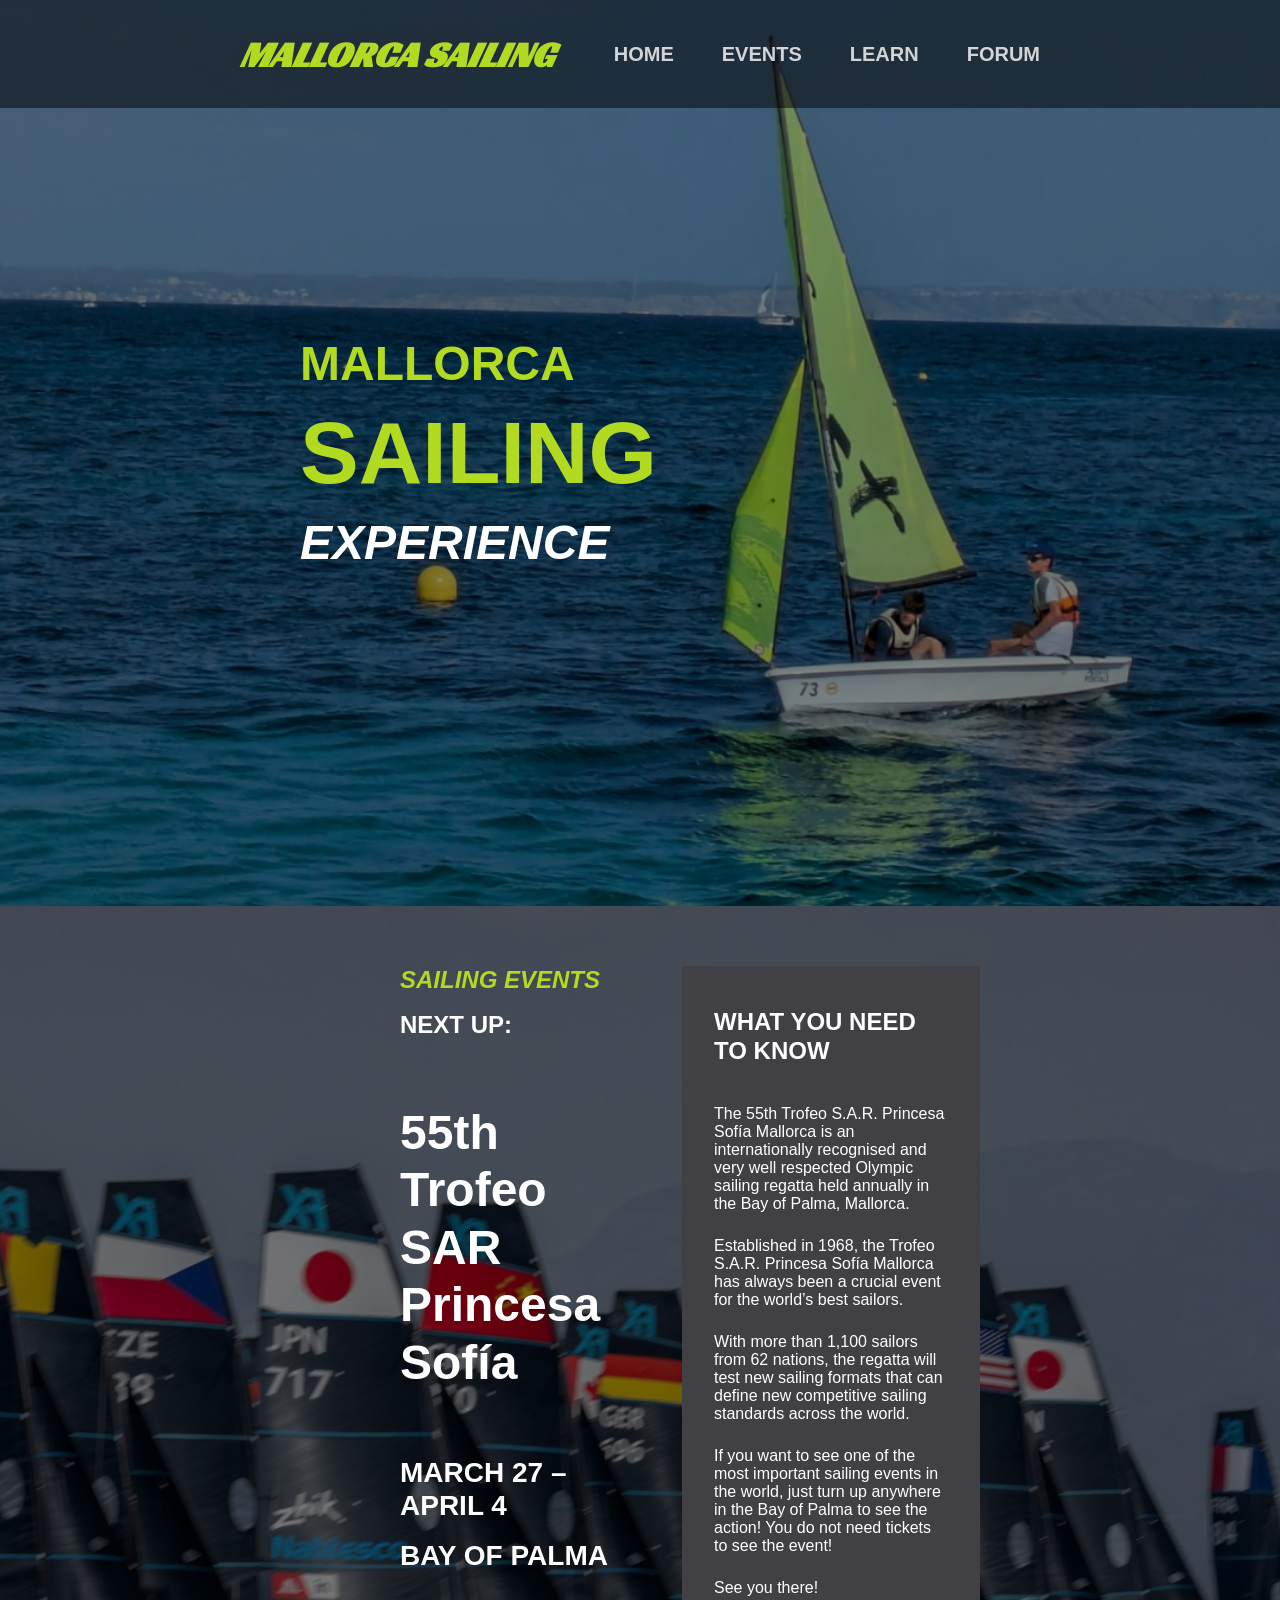
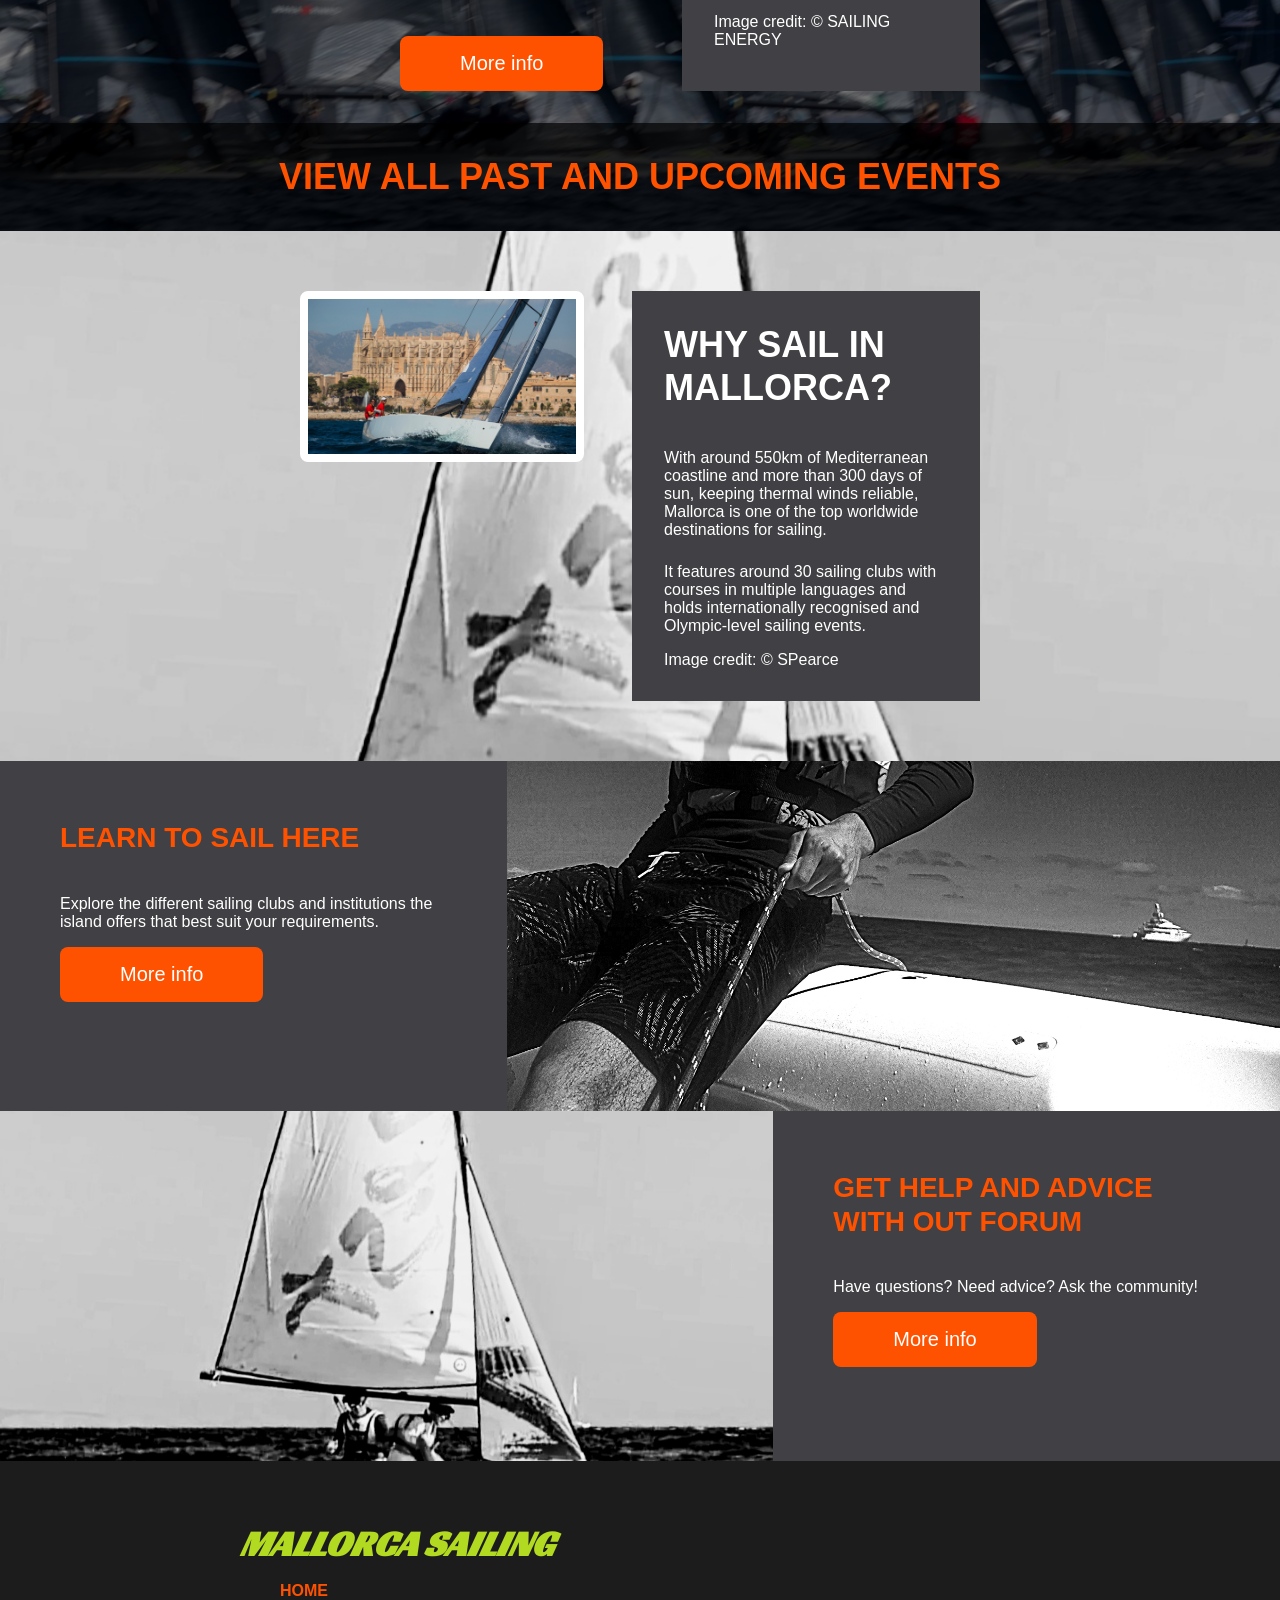
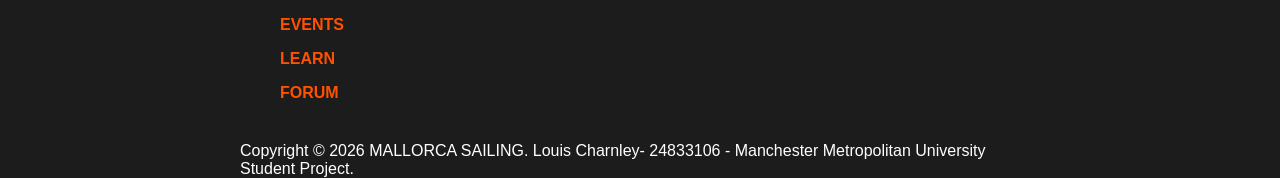
<file: index.html>
<!DOCTYPE html>
<html lang="en">
<head>
    <meta charset="UTF-8">
    <meta name="viewport" content="width=device-width, initial-scale=1.0">
    <link href="https://fonts.googleapis.com/css2?family=Racing+Sans+One&display=swap" rel="stylesheet">
    <link rel="stylesheet" href="styles.css">
    <title>MALLORCA SAILING</title>
</head>
<body>
<section class="navbar">
    <div class="navcontent">
        <div class="logo"><i>MALLORCA SAILING</i></div>

<!-- AI GENERATED CODE: ADDING A BURGER MENU FOR MOBILE DEVICES- this section displays the burger icon by styling span to look like lines in css -->

<button class="burger-menu" id="burgerBtn">
    <span></span>
    <span></span>
    <span></span>
</button>

<!-- END OF AI GENERATED CODE -->

        <nav class="defaultlink navbaroptions">
         <ul>
           <li><a href="index.html"><h6>HOME</h6></a></li>
           <li><a href="events.html"><h6>EVENTS</h6></a></li>
           <li><a href="learn.html"><h6>LEARN</h6></a></li>
           <li><a href="forum.html"><h6>FORUM</h6></a></li>
           
         </ul>
        </nav>
    </div>

<!-- AI GENERATED CODE: ADDING A BURGER MENU FOR MOBILE DEVICES- this section displays the nav options -->
<nav class="defaultlink mobile-menu" id="mobileMenu">
    <ul>
        <li><a href="index.html">HOME</a></li>
        <li><a href="events.html">EVENTS</a></li>
        <li><a href="learn.html">LEARN</a></li>
        <li><a href="forum.html">FORUM</a></li>
        
    </ul>
</nav>
<!-- END OF AI GENERATED CODE -->

</section>

<section class="herosection"> 
    <div class="herotext">
        <h1 class="mallorca">MALLORCA</h1>
        <h1 class="sailing">SAILING</h1>
        <h1 class="experience"><i>EXPERIENCE</i></h1>
    </div>
</section>

<section class="trofeo">
    <div class="trofeotext">
        <div class="maindetails">
        <div class="groupedtext">    
            <h5 class="sailingeventstitle"><i>SAILING EVENTS</i></h5>
            <h5>NEXT UP:</h5>
        </div>
            
         <h2>55th Trofeo SAR Princesa Sofía</h2>
            <div class="groupedtext">
                <h4>MARCH 27 – APRIL 4</h4>
                <h4>BAY OF PALMA</h4>
            </div>
          <a href="eventpage.html"><button class="button1">More info</button></a>
        </div>

        <div class="textwithgreybackground">
            <h5>WHAT YOU NEED TO KNOW</h5>
            <p>The 55th Trofeo S.A.R. Princesa Sofía Mallorca is an internationally recognised and very well respected Olympic sailing regatta held annually in the Bay of Palma, Mallorca.</p>
            <p>Established in 1968, the Trofeo S.A.R. Princesa Sofía Mallorca has always been a crucial event for the world’s best sailors.</p>
            <p>With more than 1,100 sailors from 62 nations, the regatta will test new sailing formats that can define new competitive sailing standards across the world.</p>
            <p>If you want to see one of the most important sailing events in the world, just turn up anywhere in the Bay of Palma to see the action! You do not need tickets to see the event!</p>
            <p>See you there!</p>
            <p class="credit">Image credit: © SAILING ENERGY</p>
        </div>
        
        
    </div>
    <div class="defaultlink viewmore">
        <div class="viewmoretext"><a href="events.html"><h3>VIEW ALL PAST AND UPCOMING EVENTS</h3></a></div>
    </div>
</section>

<section class="sailinginmallorca">
    <div class="sailingimagesection">
        <img class="sailingimage" src="images/about-sailing-in-mallorca.jpg" alt="two people sailing">
        
    </div>
    <div class="textwithgreybackground">
        <h3>WHY SAIL IN MALLORCA?</h3>
        <p>With around 550km of Mediterranean coastline and more than 300 days of sun, keeping thermal winds reliable, Mallorca is one of the top worldwide destinations for sailing.</p>
        <p>It features around 30 sailing clubs with courses in multiple languages and holds internationally recognised and Olympic-level sailing events.</p>
        <p class="credit">Image credit: © SPearce</p>
    </div>
</section>

<section class="overviewofsite">
    <div class="content1">
        <div class="textcontent">
             <div class="viewmoretext"><a href="learn.html"><h4>LEARN TO SAIL HERE</h4></a></div>
             <p>Explore the different sailing clubs and institutions the island offers that best suit your requirements.</p>
             <a href="learn.html"><button class="button1">More info</button></a>
        </div>
        <div class="indeximagesection">
             <img src="images/20240704_162201(1).jpg" alt="a person learning how to sail">
        </div>
    </div>

    <div class="content1">
        <div class="indeximagesection">
             <img src="images/Screenshot_20260305_173916_Photo Editor(1).jpg" alt="a small sailboat out at sea">
        </div>
        <div class="textcontent">
             <div class="viewmoretext"><a href="forum.html"><h4>GET HELP AND ADVICE WITH OUT FORUM</h4></a></div>
             <p>Have questions? Need advice? Ask the community!</p>
             <a href="forum.html"><button class="button1">More info</button></a>
        </div>
    </div>
</section>
    


<footer>
    <div class="footercontent">
        <div class="footerrowitems">
             <div class="logo"><i>MALLORCA SAILING</i></div>
                <nav class="defaultlink footernavoptions">
                  <ul>
                     <li><a href="index.html">HOME</a></li>
                     <li><a href="events.html">EVENTS</a></li>
                     <li><a href="learn.html">LEARN</a></li>
                     <li><a href="forum.html">FORUM</a></li>
                  </ul>
                </nav>
        </div>

        <div class="copyright">
             <p>Copyright © 2026 MALLORCA SAILING. Louis Charnley- 24833106 - Manchester Metropolitan University Student Project.</p>
        </div>
    </div>
</footer>

<!-- AI GENERATED CODE: MAKING THE BURGER MENU FUNCTIONAL- this JS script will display the nav options when the burger button is clicked -->
<script>
    document.getElementById('burgerBtn').addEventListener('click', function() {
        document.getElementById('mobileMenu').classList.toggle('active');
    });
    
    // Optional: Close menu when a link is clicked
    document.querySelectorAll('.mobile-menu a').forEach(link => {
        link.addEventListener('click', function() {
            document.getElementById('mobileMenu').classList.remove('active');
        });
    });
</script>
<!-- END OF AI GENERATED CODE -->

</body>
</html>
</file>
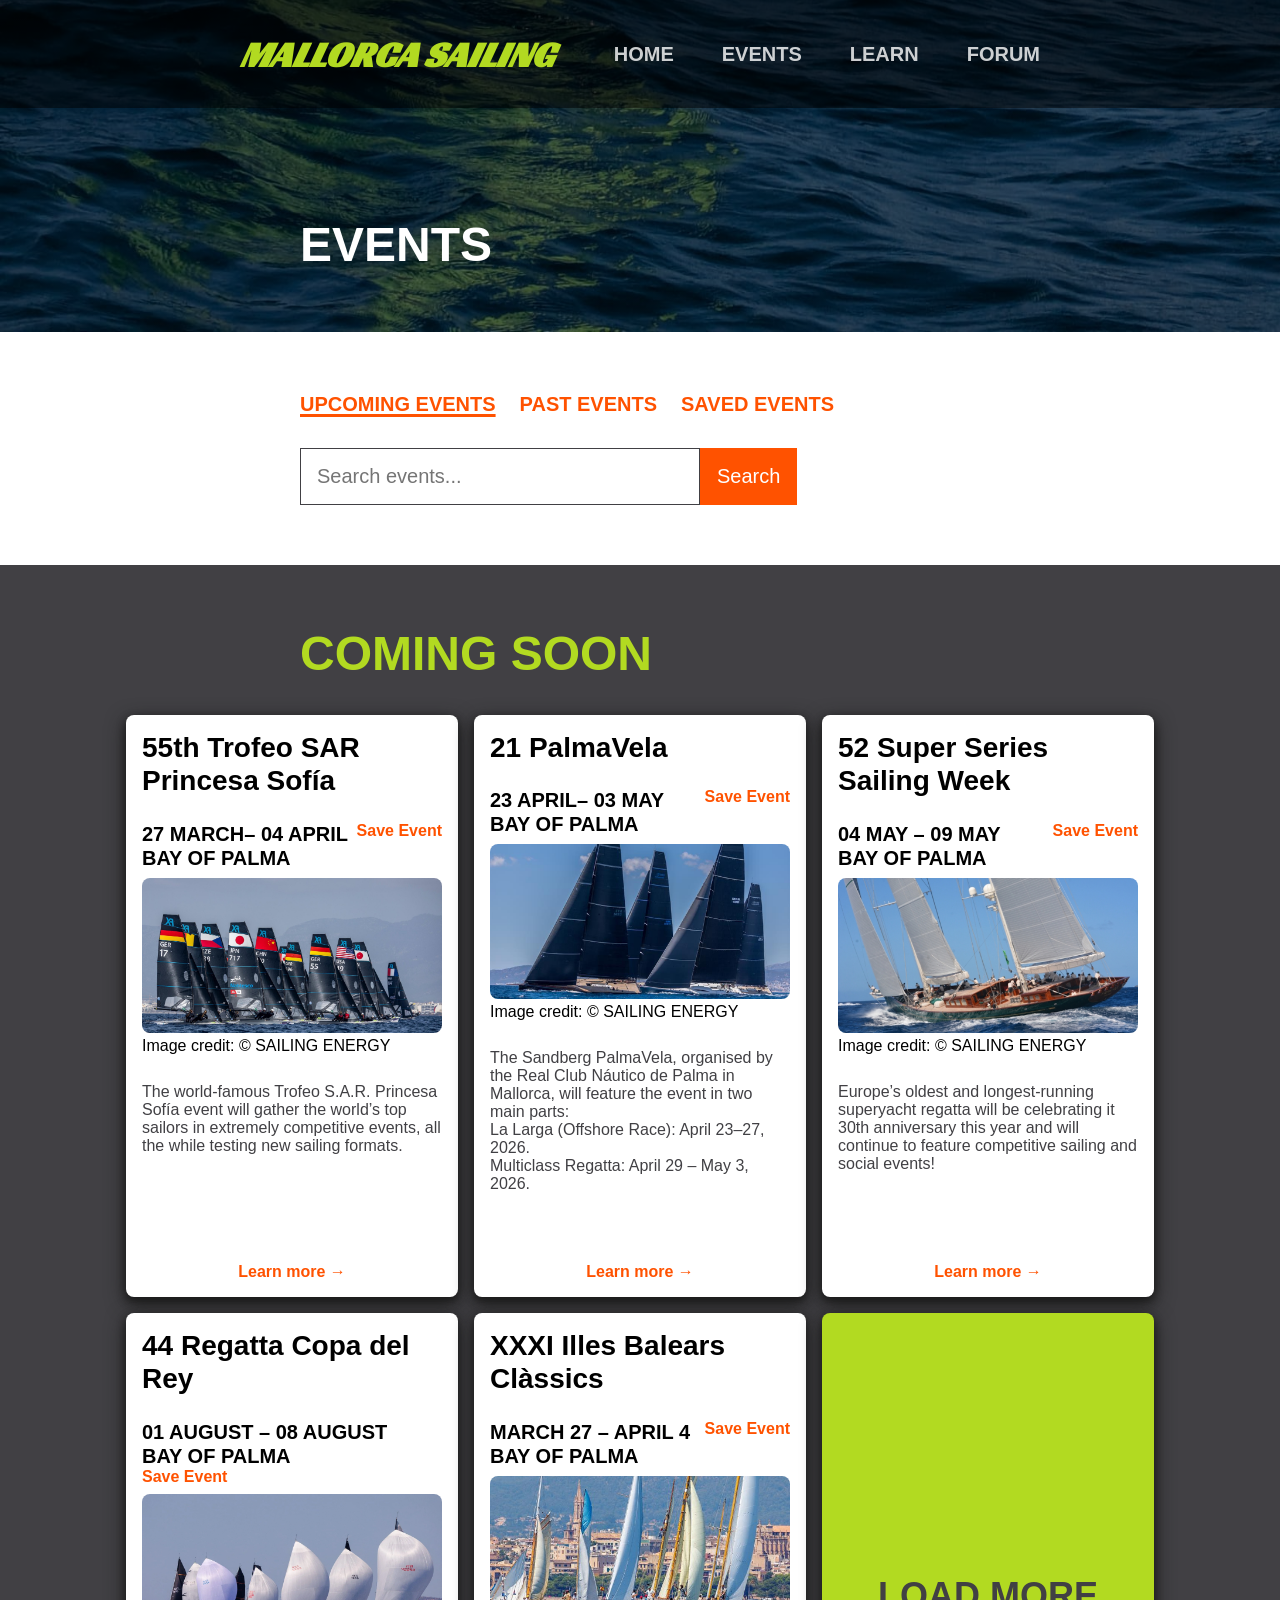
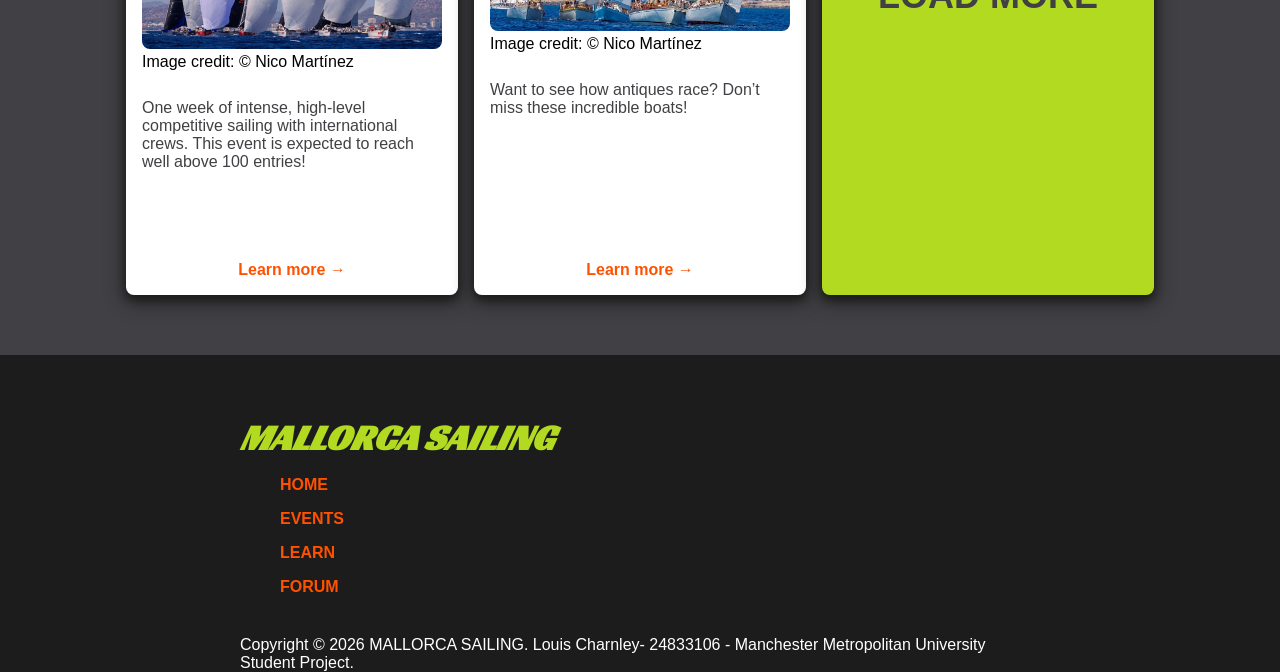
<file: events.html>
<!DOCTYPE html>
<html lang="en">
<head>
    <meta charset="UTF-8">
    <meta name="viewport" content="width=device-width, initial-scale=1.0">
    <link href="https://fonts.googleapis.com/css2?family=Racing+Sans+One&display=swap" rel="stylesheet">
    <link rel="stylesheet" href="styles.css">
    <title>MALLORCA SAILING</title>
</head>
<body>

    <section class="navbar">
    <div class="navcontent">
        <div class="logo"><i>MALLORCA SAILING</i></div>

<!-- AI GENERATED CODE: ADDING A BURGER MENU FOR MOBILE DEVICES- this section displays the burger icon by styling span to look like lines in css -->

<button class="burger-menu" id="burgerBtn">
    <span></span>
    <span></span>
    <span></span>
</button>

<!-- END OF AI GENERATED CODE -->

        <nav class="defaultlink navbaroptions">
         <ul>
           <li><a href="index.html"><h6>HOME</h6></a></li>
           <li><a href="events.html"><h6>EVENTS</h6></a></li>
           <li><a href="learn.html"><h6>LEARN</h6></a></li>
           <li><a href="forum.html"><h6>FORUM</h6></a></li>
           
         </ul>
        </nav>
    </div>

<!-- AI GENERATED CODE: ADDING A BURGER MENU FOR MOBILE DEVICES- this section displays the nav options -->
<nav class="defaultlink mobile-menu" id="mobileMenu">
    <ul>
        <li><a href="index.html">HOME</a></li>
        <li><a href="events.html">EVENTS</a></li>
        <li><a href="learn.html">LEARN</a></li>
        <li><a href="forum.html">FORUM</a></li>
        
    </ul>
</nav>
<!-- END OF AI GENERATED CODE -->

</section>

    <section class="herosection2"> 
        <div class="herotext2">
            <h2>EVENTS</h2>
        </div>
    </section>

    <section class="secondarynav">
        <div class="primarylink secondarynavcontent">
            <div class="sncoptions">
                <ul>
                    <li><a class="selected" href="events.html"><h6>UPCOMING EVENTS</h6></a></li>
                    <li><a href="events.html"><h6>PAST EVENTS</h6></a></li>
                    <li><a href="events.html"><h6>SAVED EVENTS</h6></a></li>
                </ul>
            </div>
            <!--AI GENERATED CODE- making my original space bar follow html best-practices and improving accessibility -- <input type="text" placeholder="Search events..."><button type="submit">Search</button></div>-->
            <form class="searchbar" action="#" method="GET">
                <input 
                    type="search" 
                    name="search"
                    id="search"
                    placeholder="Search events..."
                    aria-label="Search events"
                >
                <button type="submit">Search</button>
            </form>
            <!--END OF AI GENERATED CODE-->
        </div>
    </section>
    <section class="events">
        <h2 class="eventstitle">COMING SOON</h2>
        <div class="eventcardlayout">
            <div class="eventcard">
                <div class="eventcardcontent">
                    <div class="eventtitle">
                        <h3>55th Trofeo SAR Princesa Sofía</h3>
                    </div>
                    <div class="detailsandsaveoption">
                        <div class="details">
                            <h6>27 MARCH– 04 APRIL</h6>
                            <h6>BAY OF PALMA</h6>
                        </div>
                        <div class="secondarylink saveoption">
                            <a href="events.html">Save Event</a>
                        </div>
                    </div>
                    <div class="eventimage">
                        <img src="images/SAR.jpg" alt="sailboats racing in the bay of palma">
                        <p class="credit">Image credit: © SAILING ENERGY</p>
                    </div>
                    <div class="eventdescription">
                        <p>The world-famous Trofeo S.A.R. Princesa Sofía event will gather the world’s top sailors in extremely competitive events, all the while testing new sailing formats.</p>
                    </div>
                    <div class="secondarylink learnmore">
                        <a href="eventpage.html">Learn more →</a>
                    </div>
                </div>
            </div>

            <div class="eventcard">
                <div class="eventcardcontent">
                    <div class="eventtitle">
                        <h3>21 PalmaVela</h3>
                    </div>
                    <div class="detailsandsaveoption">
                        <div class="details">
                            <h6>23 APRIL– 03 MAY</h6>
                            <h6>BAY OF PALMA</h6>
                        </div>
                        <div class="secondarylink saveoption">
                            <a href="events.html">Save Event</a>
                        </div>
                    </div>
                    <div class="eventimage">
                        <img src="images/PMVL.png" alt="sailboats racing in the bay of palma">
                        <p class="credit">Image credit: © SAILING ENERGY</p>
                    </div>
                    <div class="eventdescription">
                        <p>The Sandberg PalmaVela, organised by the Real Club Náutico de Palma in Mallorca, will feature the event in two main parts: <br>
La Larga (Offshore Race): April 23–27, 2026.</br>
Multiclass Regatta: April 29 – May 3, 2026.</p>
                    </div>
                    <div class="secondarylink learnmore">
                        <a href="events.html">Learn more → </a>
                    </div>
                </div>
            </div>

            <div class="eventcard">
                <div class="eventcardcontent">
                    <div class="eventtitle">
                        <h3>52 Super Series Sailing Week</h3>
                    </div>
                    <div class="detailsandsaveoption">
                        <div class="details">
                            <h6>04 MAY – 09 MAY</h6>
                            <h6>BAY OF PALMA</h6>
                        </div>
                        <div class="secondarylink saveoption">
                            <a href="events.html">Save Event</a>
                        </div>
                    </div>
                    <div class="eventimage">
                        <img src="images/CLASSIC.jpg" alt="sailboats racing in the bay of palma">
                        <p class="credit">Image credit: © SAILING ENERGY</p>
                    </div>
                    <div class="eventdescription">
                        <p>Europe’s oldest and longest-running superyacht regatta will be celebrating it 30th anniversary this year and will continue to feature competitive sailing and social events!</p>
                    </div>
                    <div class="secondarylink learnmore">
                        <a href="events.html">Learn more → </a>
                    </div>
                </div>
            </div>

            <div class="eventcard">
                <div class="eventcardcontent">
                    <div class="eventtitle">
                        <h3>44 Regatta Copa del Rey</h3>
                    </div>
                    <div class="detailsandsaveoption">
                        <div class="details">
                            <h6>01 AUGUST – 08 AUGUST</h6>
                            <h6>BAY OF PALMA</h6>
                        </div>
                        <div class="secondarylink saveoption">
                            <a href="events.html">Save Event</a>
                        </div>
                    </div>
                    <div class="eventimage">
                        <img src="images/yysw521612.webp" alt="sailboats racing in the bay of palma">
                        <p class="credit">Image credit: © Nico Martínez</p>
                    </div>
                    <div class="eventdescription">
                        <p>One week of intense, high-level competitive sailing with international crews. This event is expected to reach well above 100 entries!</p>
                    </div>
                    <div class="secondarylink learnmore">
                        <a href="events.html">Learn more → </a>
                    </div>
                </div>
            </div>

            <div class="eventcard">
                <div class="eventcardcontent">
                    <div class="eventtitle">
                        <h3>XXXI Illes Balears Clàssics</h3>
                    </div>
                    <div class="detailsandsaveoption">
                        <div class="details">
                            <h6>MARCH 27 – APRIL 4</h6>
                            <h6>BAY OF PALMA</h6>
                        </div>
                        <div class="secondarylink saveoption">
                            <a href="events.html">Save Event</a>
                        </div>
                    </div>
                    <div class="eventimage">
                        <img src="images/m4366_crop169003_680x382_1571919842C8DF.png" alt="sailboats racing in the bay of palma">
                        <p class="credit">Image credit: © Nico Martínez</p>
                    </div>
                    <div class="eventdescription">
                        <p>Want to see how antiques race? Don’t miss these incredible boats!</p>
                    </div>
                    <div class="secondarylink learnmore">
                        <a href="events.html">Learn more → </a>
                    </div>
                </div>
            </div>

            <button class="loadmorecard"><h3>LOAD MORE</h3></button>
            


        </div>
    </section>

<footer>
        <div class="footercontent">
            <div class="footerrowitems">
                <div class="logo"><i>MALLORCA SAILING</i></div>
                <nav class="defaultlink footernavoptions">
                    <ul>
                        <li><a href="index.html">HOME</a></li>
                        <li><a href="events.html">EVENTS</a></li>
                        <li><a href="learn.html">LEARN</a></li>
                        <li><a href="forum.html">FORUM</a></li>
                        
                    </ul>
                </nav>
            </div>
            <div class="copyright">
                <p>Copyright © 2026 MALLORCA SAILING. Louis Charnley- 24833106 - Manchester Metropolitan University Student Project.</p>
            </div>
        </div>
    </footer>

<!-- AI GENERATED CODE: MAKING THE BURGER MENU FUNCTIONAL- this JS script will display the nav options when the burger button is clicked -->
<script>
    document.getElementById('burgerBtn').addEventListener('click', function() {
        document.getElementById('mobileMenu').classList.toggle('active');
    });
    
    // Optional: Close menu when a link is clicked
    document.querySelectorAll('.mobile-menu a').forEach(link => {
        link.addEventListener('click', function() {
            document.getElementById('mobileMenu').classList.remove('active');
        });
    });
</script>
<!-- END OF AI GENERATED CODE -->


</body>
</html>
</file>
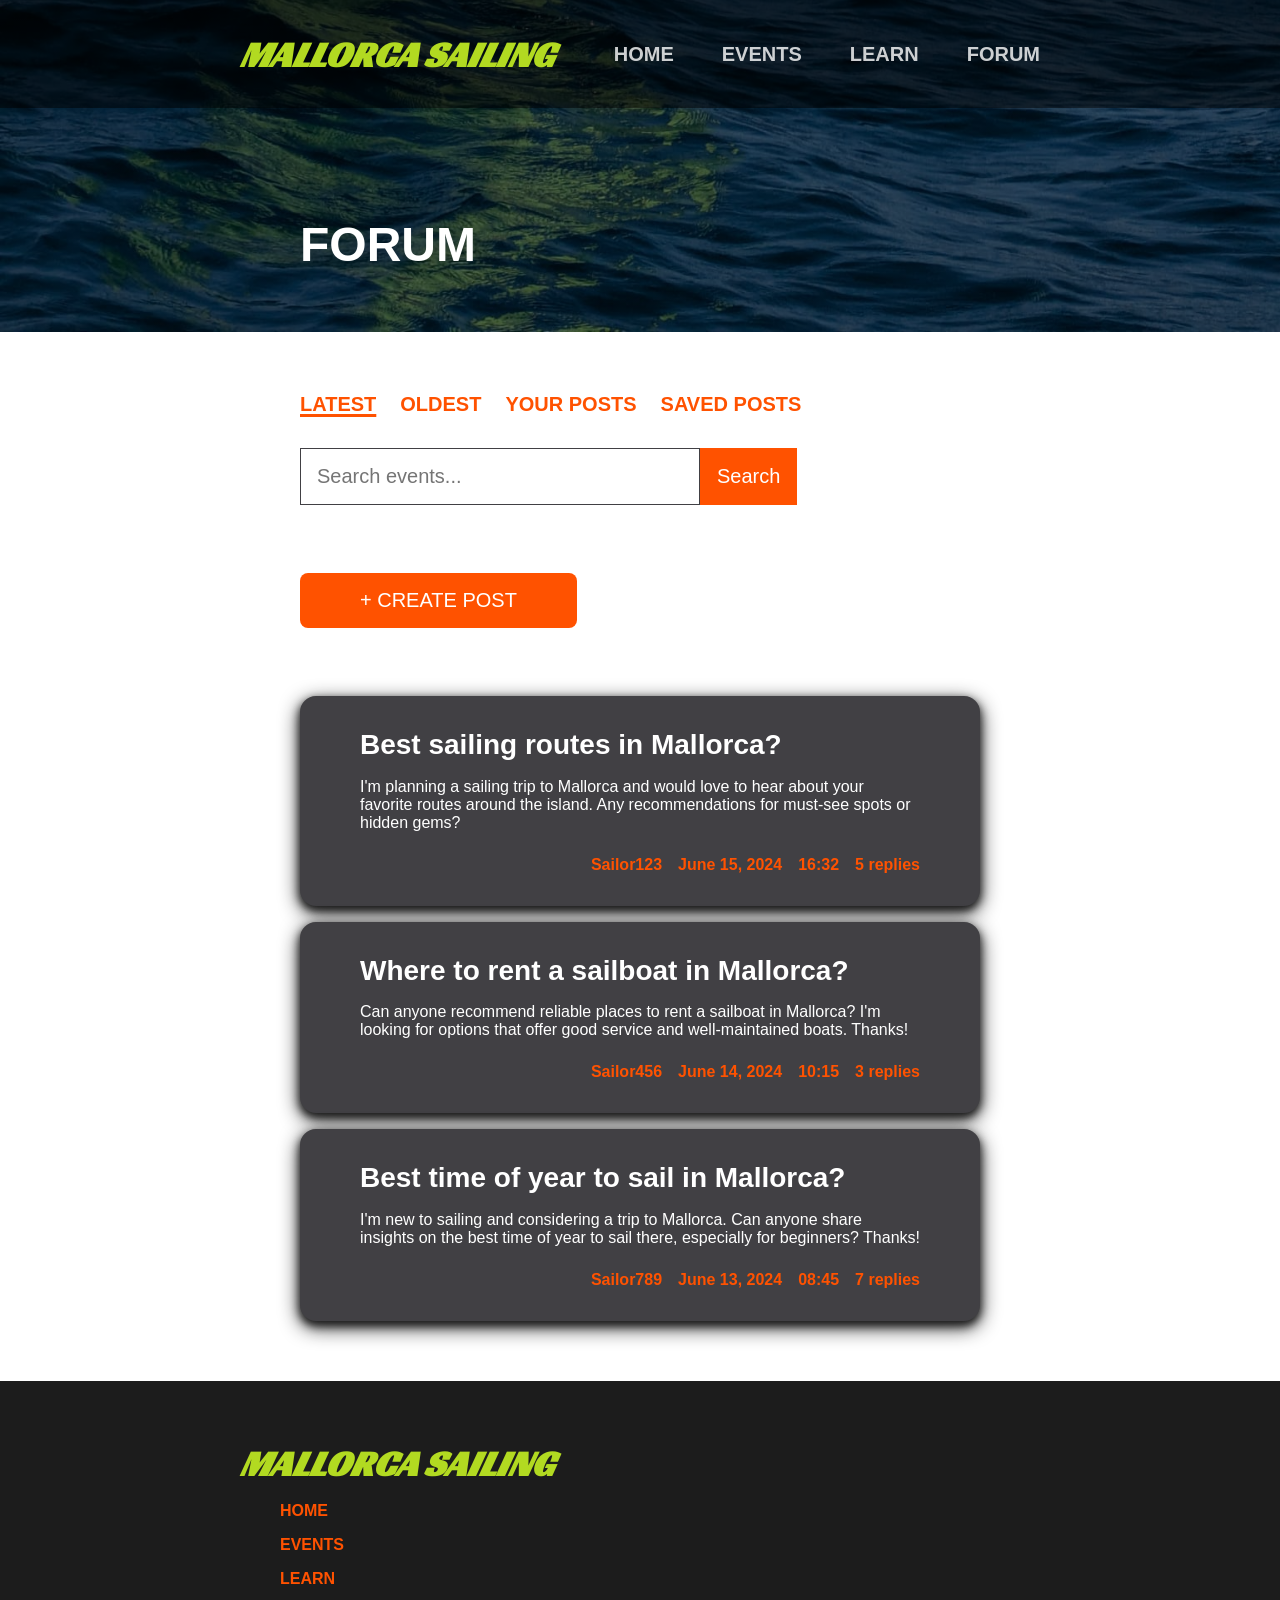
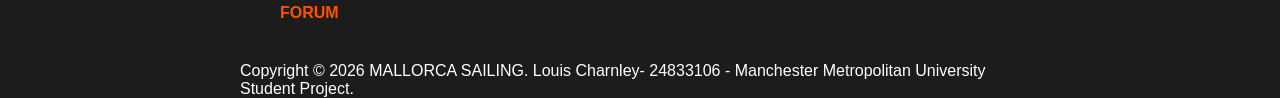
<file: forum.html>
<!DOCTYPE html>
<html lang="en">
<head>
    <meta charset="UTF-8">
    <meta name="viewport" content="width=device-width, initial-scale=1.0">
    <link href="https://fonts.googleapis.com/css2?family=Racing+Sans+One&display=swap" rel="stylesheet">
    <link rel="stylesheet" href="styles.css">
    <title>MALLORCA SAILING</title>
</head>
<body>

    <section class="navbar">
    <div class="navcontent">
        <div class="logo"><i>MALLORCA SAILING</i></div>

<!-- AI GENERATED CODE: ADDING A BURGER MENU FOR MOBILE DEVICES- this section displays the burger icon by styling span to look like lines in css -->

<button class="burger-menu" id="burgerBtn">
    <span></span>
    <span></span>
    <span></span>
</button>

<!-- END OF AI GENERATED CODE -->

        <nav class="defaultlink navbaroptions">
         <ul>
           <li><a href="index.html"><h6>HOME</h6></a></li>
           <li><a href="events.html"><h6>EVENTS</h6></a></li>
           <li><a href="learn.html"><h6>LEARN</h6></a></li>
           <li><a href="forum.html"><h6>FORUM</h6></a></li>
           
         </ul>
        </nav>
    </div>

<!-- AI GENERATED CODE: ADDING A BURGER MENU FOR MOBILE DEVICES- this section displays the nav options -->
<nav class="defaultlink mobile-menu" id="mobileMenu">
    <ul>
        <li><a href="index.html">HOME</a></li>
        <li><a href="events.html">EVENTS</a></li>
        <li><a href="learn.html">LEARN</a></li>
        <li><a href="forum.html">FORUM</a></li>
        
    </ul>
</nav>
<!-- END OF AI GENERATED CODE -->

</section>

    <section class="herosection2"> 
        <div class="herotext2">
            <h2>FORUM</h2>
        </div>
    </section>

        <section class="secondarynav">
        <div class="secondarynavcontent">
            <div class="primarylinksncoptions">
                <ul>
                    <li><a class="selected" href="events.html"><h6>LATEST</h6></a></li>
                    <li><a href="events.html"><h6>OLDEST</h6></a></li>
                    <li><a href="events.html"><h6>YOUR POSTS</h6></a></li>
                    <li><a href="events.html"><h6>SAVED POSTS</h6></a></li>
                </ul>
            </div>
            <!--AI GENERATED CODE- making my original space bar follow html best-practices and improving accessibility -- <input type="text" placeholder="Search events..."><button type="submit">Search</button></div>-->
            <form class="searchbar" action="#" method="GET">
                <input 
                    type="search" 
                    name="search"
                    id="search"
                    placeholder="Search events..."
                    aria-label="Search events"
                >
                <button type="submit">Search</button>
            </form>
            <!--END OF AI GENERATED CODE-->
        </div>
    </section>
    <section class="createpost">
        <div class="eventcontentflex2">
        <button class="button1">+ CREATE POST</button>
        </div>
    </section>

    <section class="forumcontent">
        <div class="forumpostcard">
            <div class="forumpost">
                <h4>Best sailing routes in Mallorca?</h4>
                <p>I'm planning a sailing trip to Mallorca and would love to hear about your favorite routes around the island. Any recommendations for must-see spots or hidden gems?</p>
            </div>
            <div class="defaultlink forumpostdetails">
                <a href="profile.html">Sailor123</a>
                <a href="events.html">June 15, 2024</a>
                <a href="events.html">16:32</a>  
                <a href="reply.html">5 replies</a>
            </div>
        </div>

        <div class="forumpostcard">
            <div class="forumpost">
                <h4>Where to rent a sailboat in Mallorca?</h4>
                <p>Can anyone recommend reliable places to rent a sailboat in Mallorca? I'm looking for options that offer good service and well-maintained boats. Thanks!</p>
            </div>
            <div class="defaultlink forumpostdetails">
                <a href="profile.html">Sailor456</a>
                <a href="events.html">June 14, 2024</a>
                <a href="events.html">10:15</a>
                <a href="reply.html">3 replies</a>
            </div>
        </div>

        <div class="forumpostcard">
            <div class="forumpost">
                <h4>Best time of year to sail in Mallorca?</h4>
                <p>I'm new to sailing and considering a trip to Mallorca. Can anyone share insights on the best time of year to sail there, especially for beginners? Thanks!</p>
            </div>
            <div class="defaultlink forumpostdetails">
                <a href="profile.html">Sailor789</a>
                <a href="events.html">June 13, 2024</a>
                <a href="events.html">08:45</a>
                <a href="reply.html">7 replies</a>
            </div>
        </div>
    </section>

    <footer>
        <div class="footercontent">
            <div class="footerrowitems">
                <div class="logo"><i>MALLORCA SAILING</i></div>
                <nav class="defaultlink footernavoptions">
                    <ul>
                        <li><a href="index.html">HOME</a></li>
                        <li><a href="events.html">EVENTS</a></li>
                        <li><a href="learn.html">LEARN</a></li>
                        <li><a href="forum.html">FORUM</a></li>
                        
                    </ul>
                </nav>
            </div>
            <div class="copyright">
                <p>Copyright © 2026 MALLORCA SAILING. Louis Charnley- 24833106 - Manchester Metropolitan University Student Project.</p>
            </div>
        </div>
    </footer>

<!-- AI GENERATED CODE: MAKING THE BURGER MENU FUNCTIONAL- this JS script will display the nav options when the burger button is clicked -->
<script>
    document.getElementById('burgerBtn').addEventListener('click', function() {
        document.getElementById('mobileMenu').classList.toggle('active');
    });
    
    // Optional: Close menu when a link is clicked
    document.querySelectorAll('.mobile-menu a').forEach(link => {
        link.addEventListener('click', function() {
            document.getElementById('mobileMenu').classList.remove('active');
        });
    });
</script>
<!-- END OF AI GENERATED CODE -->

        
    
</body>
</html>
</file>
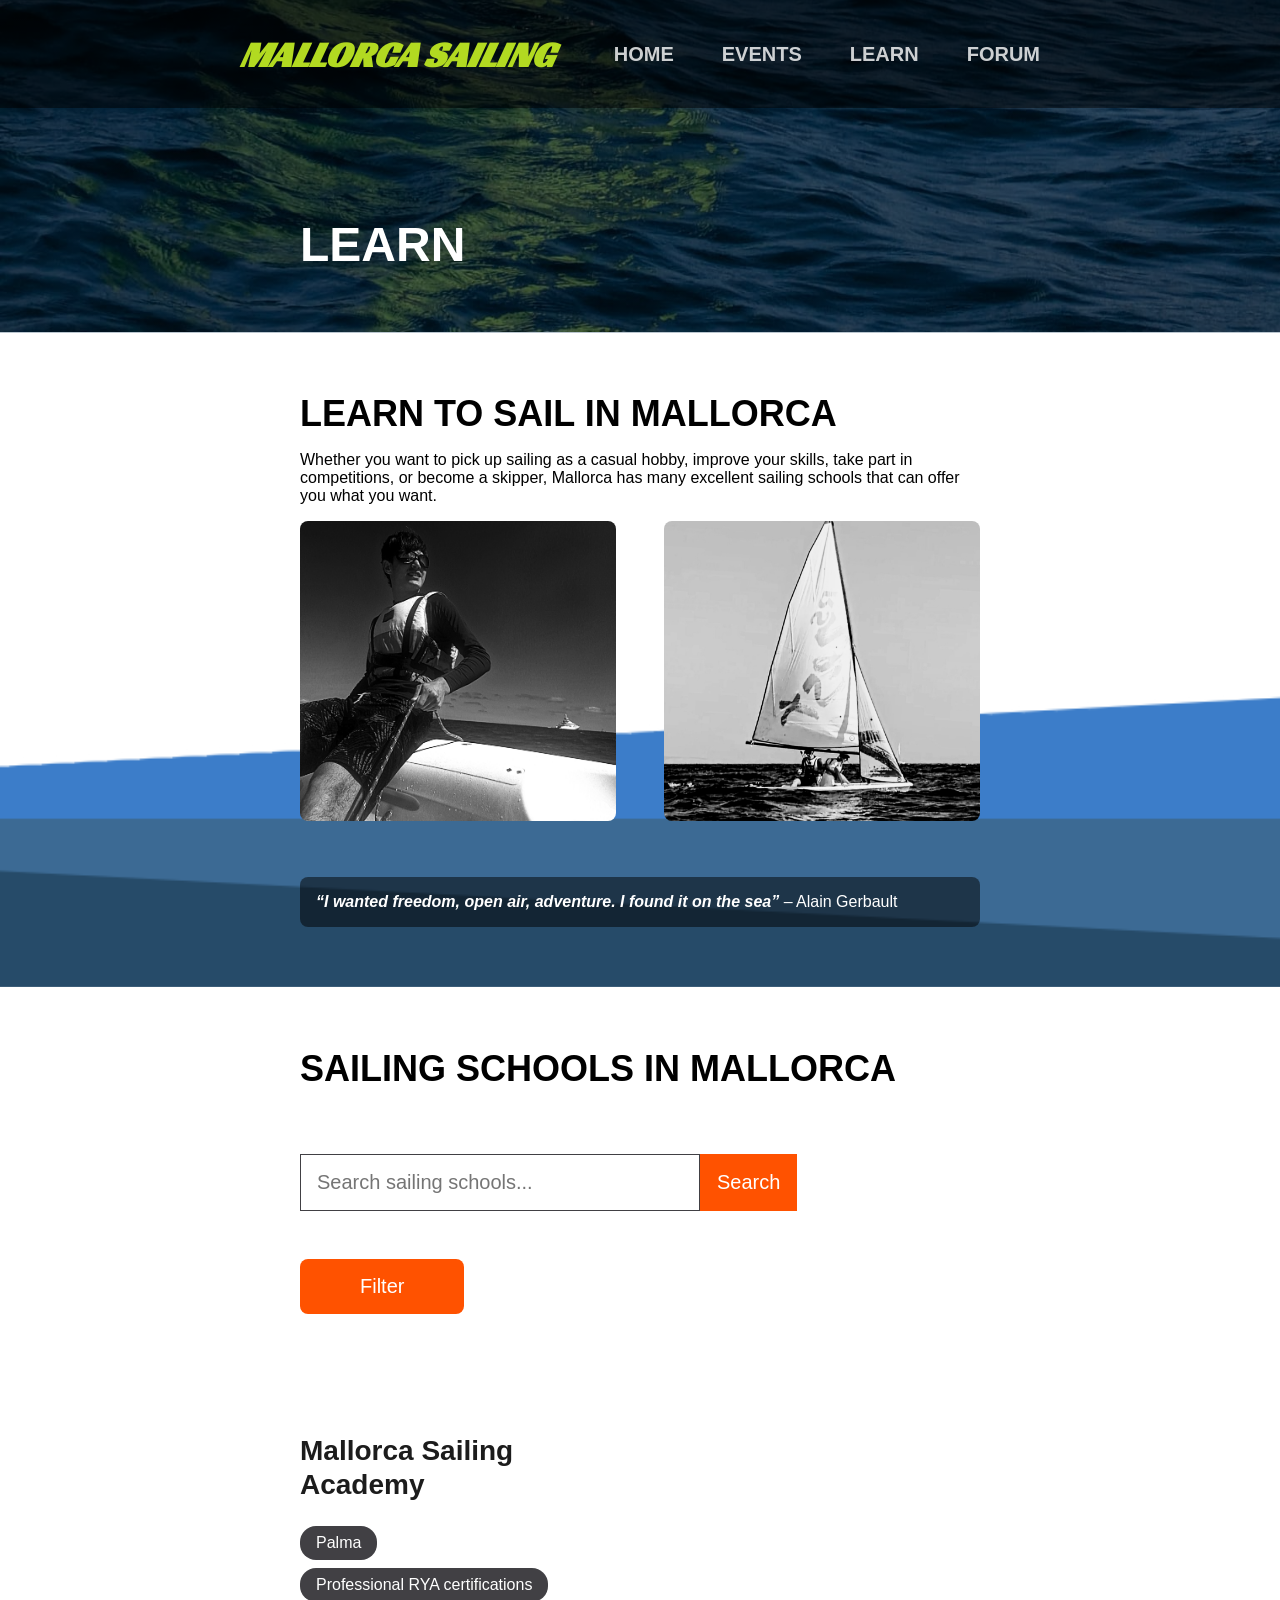
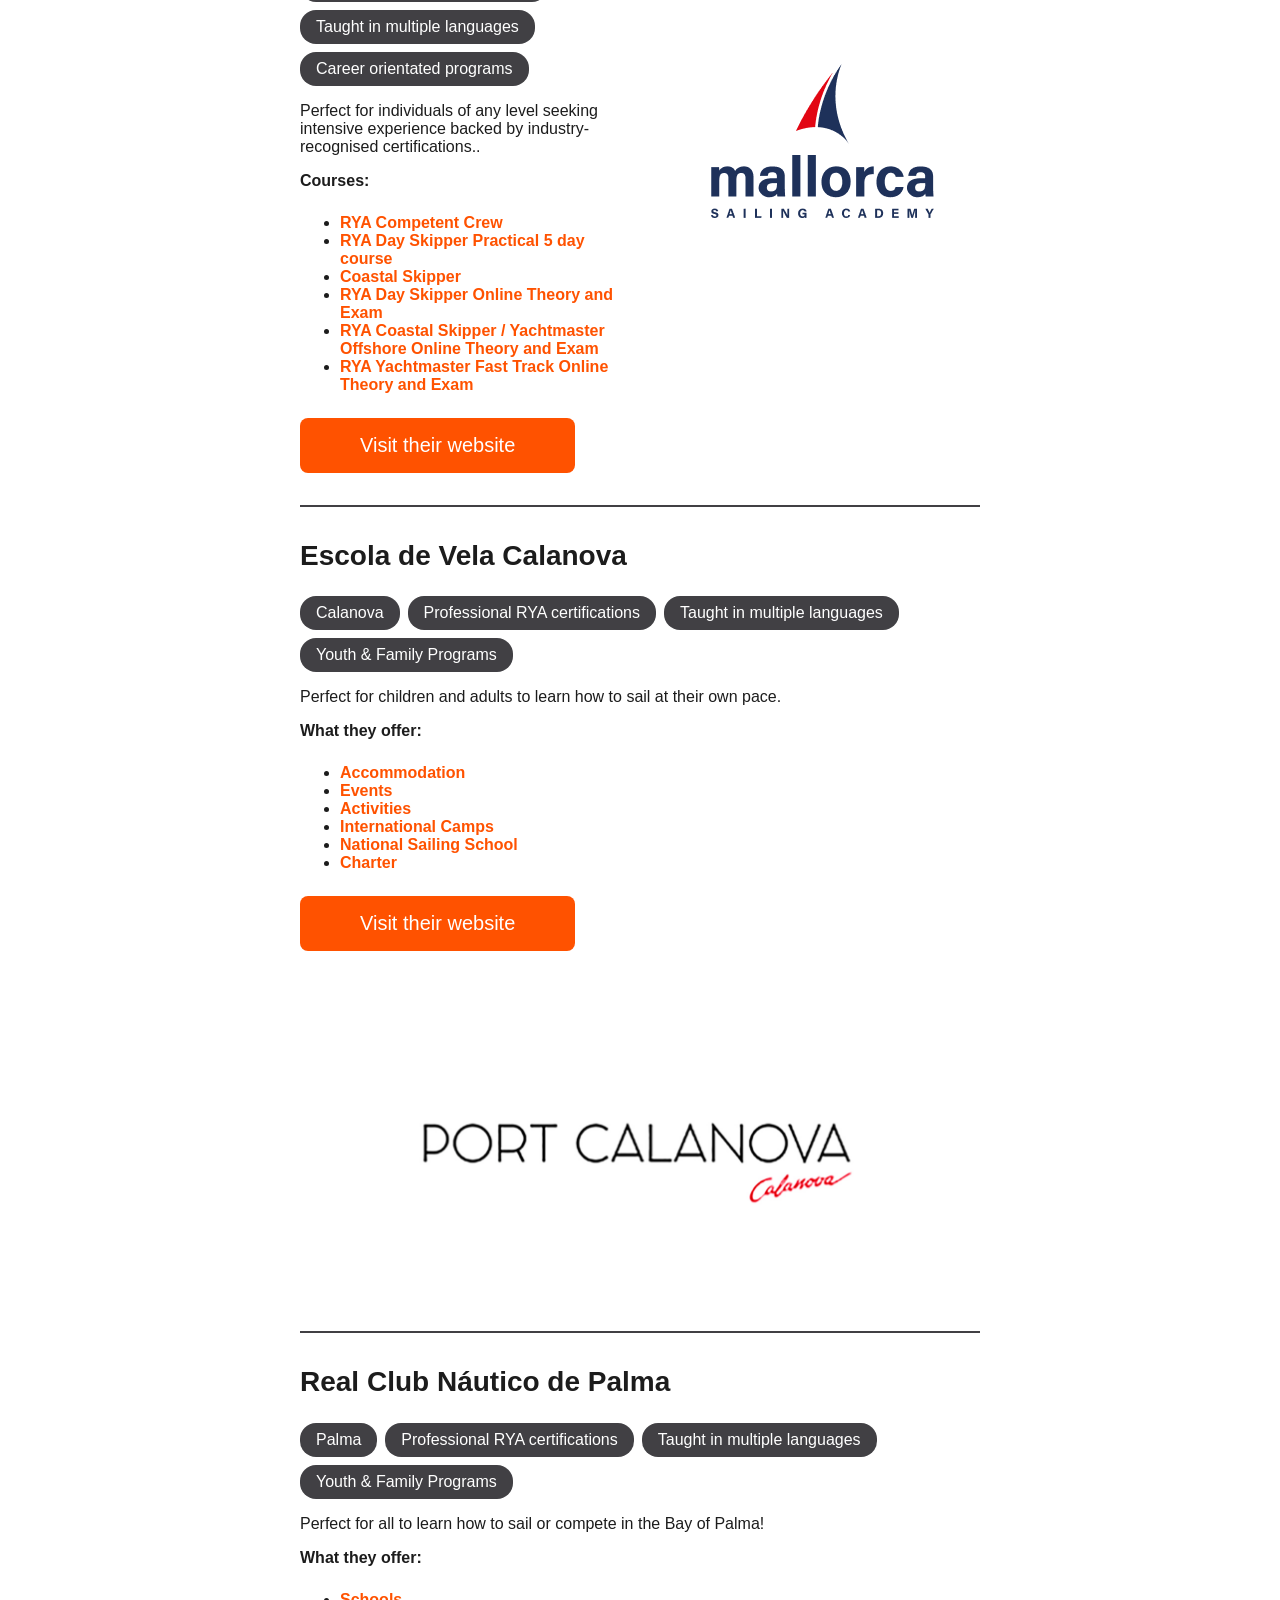
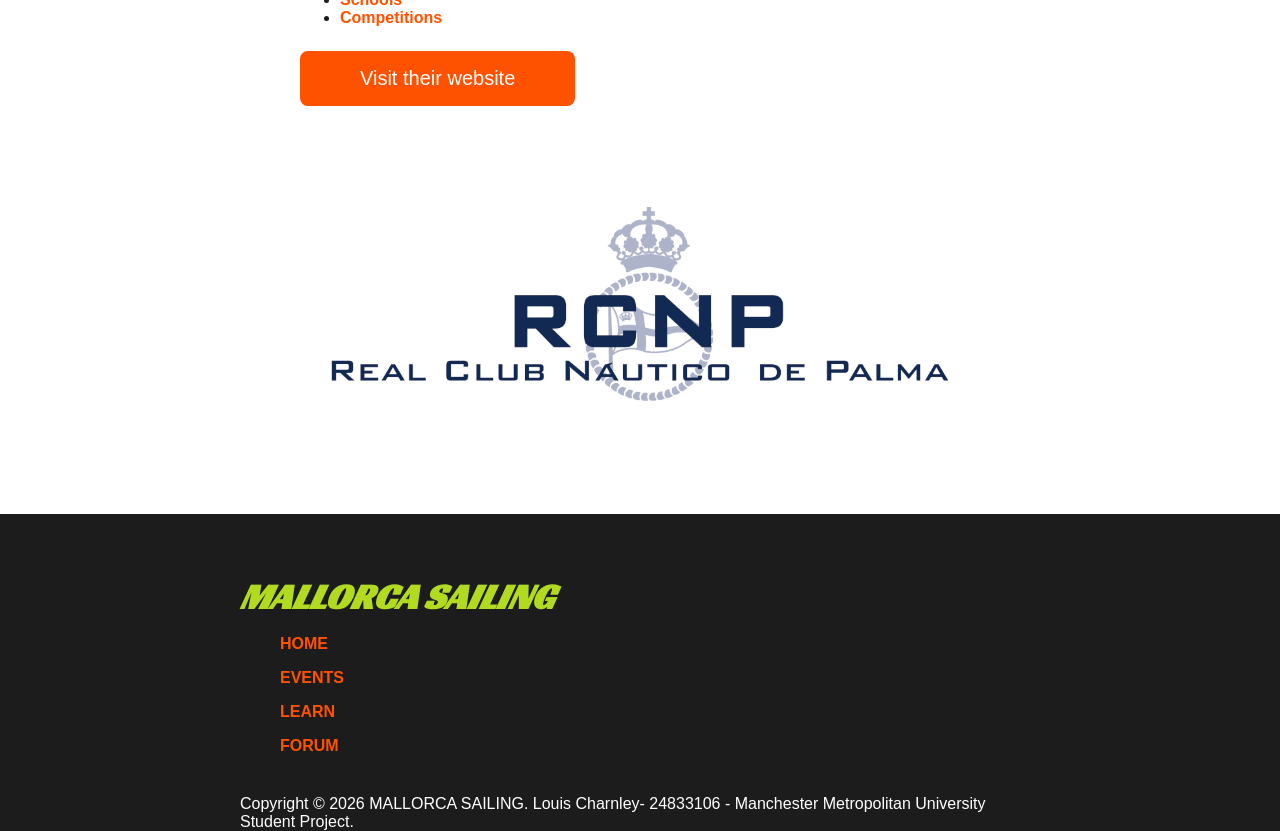
<file: learn.html>
<!DOCTYPE html>
<html lang="en">
<head>
    <meta charset="UTF-8">
    <meta name="viewport" content="width=device-width, initial-scale=1.0">
    <link href="https://fonts.googleapis.com/css2?family=Racing+Sans+One&display=swap" rel="stylesheet">
    <link rel="stylesheet" href="styles.css">
    <title>MALLORCA SAILING</title>
</head>
<body>

    <section class="navbar">
    <div class="navcontent">
        <div class="logo"><i>MALLORCA SAILING</i></div>

<!-- AI GENERATED CODE: ADDING A BURGER MENU FOR MOBILE DEVICES- this section displays the burger icon by styling span to look like lines in css -->

<button class="burger-menu" id="burgerBtn">
    <span></span>
    <span></span>
    <span></span>
</button>

<!-- END OF AI GENERATED CODE -->

        <nav class="defaultlink navbaroptions">
         <ul>
           <li><a href="index.html"><h6>HOME</h6></a></li>
           <li><a href="events.html"><h6>EVENTS</h6></a></li>
           <li><a href="learn.html"><h6>LEARN</h6></a></li>
           <li><a href="forum.html"><h6>FORUM</h6></a></li>
         </ul>
        </nav>
    </div>

<!-- AI GENERATED CODE: ADDING A BURGER MENU FOR MOBILE DEVICES- this section displays the nav options -->
<nav class="defaultlink mobile-menu" id="mobileMenu">
    <ul>
        <li><a href="index.html">HOME</a></li>
        <li><a href="events.html">EVENTS</a></li>
        <li><a href="learn.html">LEARN</a></li>
        <li><a href="forum.html">FORUM</a></li>
    </ul>
</nav>
<!-- END OF AI GENERATED CODE -->

</section>

    <section class="herosection2"> 
        <div class="herotext2">
            <h2>LEARN</h2>
        </div>
    </section>
    
<section class="learnintro"> 
    <div class="learncontent">
        <div class="learntext">
            <h3>LEARN TO SAIL IN MALLORCA</h3>
            <p>Whether you want to pick up sailing as a casual hobby, improve your skills, take part in competitions, or become a skipper, Mallorca has many excellent sailing schools that can offer you what you want.</p>
        </div>
        <div class="learnimagesandquote">
            <img src="images/20240704_162201(1).jpg" alt="Learn to sail in Mallorca">
            <img src="images/Screenshot_20260305_173916_Photo Editor(1).jpg" alt="Learn to sail in Mallorca">
            <p class="quote"><i><b>“I wanted freedom, open air, adventure. I found it on the sea”</b></i> – Alain Gerbault</p>
        </div>
    </div>
</section>

    <section class="headingandfilter">
        <h3>SAILING SCHOOLS IN MALLORCA</h3>
        <div class="searchbar">
            <input 
                type="search" 
                name="search"
                id="search"
                placeholder="Search sailing schools..."
                aria-label="Search sailing schools"
            >
            <button type="submit">Search</button>
        </div>
        <button class="button1">Filter</button>
    </section>

    <section class="clubs">
        <div class="clubsection">
            <div class="clubsectiontext">
            <h4>Mallorca Sailing Academy</h4>
            <div class="tags">
                <div class="tag">Palma</div>
                <div class="tag">Professional RYA certifications</div>
                <div class="tag">Taught in multiple languages</div>
                <div class="tag">Career orientated programs</div>
            </div>
            <p>Perfect for individuals of any level seeking intensive experience backed by industry-recognised certifications..</p>
            <p><b>Courses:</b></p>
            <ul>
                <li><a href="courses.html#fakelink">RYA Competent Crew</a></li>
                <li><a href="courses.html#fakelink">RYA Day Skipper Practical 5 day course</a></li>
                <li><a href="courses.html#fakelink">Coastal Skipper</a></li>
                <li><a href="courses.html#fakelink">RYA Day Skipper Online Theory and Exam</a></li>
                <li><a href="courses.html#fakelink">RYA Coastal Skipper / Yachtmaster Offshore Online Theory and Exam</a></li>
                <li><a href="courses.html#fakelink">RYA Yachtmaster Fast Track Online Theory and Exam</a></li>
            </ul>

            <a href="https://www.mallorcasailing.com/" target="_blank"><button class="button1">Visit their website</button></a>
            </div>
            <img src="images/1.png" alt="Sailing school in Mallorca">
        </div>

        <div class="divider"></div>

        <div class="clubsection">
            <div class="clubsectiontext">
            <h4>Escola de Vela Calanova</h4>
            <div class="tags">
                <div class="tag">Calanova</div>
                <div class="tag">Professional RYA certifications</div>
                <div class="tag">Taught in multiple languages</div>
                <div class="tag">Youth & Family Programs</div>
            </div>
            <p>Perfect for children and adults to learn how to sail at their own pace.</p>
            <p><b>What they offer:</b></p>
            <ul>
                <li><a href="courses.html#fakelink">Accommodation</a></li>
                <li><a href="courses.html#fakelink">Events</a></li>
                <li><a href="courses.html#fakelink">Activities</a></li>
                <li><a href="courses.html#fakelink">International Camps</a></li>
                <li><a href="courses.html#fakelink">National Sailing School</a></li>
                <li><a href="courses.html#fakelink">Charter</a></li>
            </ul>
            <a href="https://www.portcalanova.com/es/escuela-nacional" target="_blank"><button class="button1">Visit their website</button></a>
            </div>
            <img src="images/2.jpg" alt="Sailing school in Mallorca">
        </div>

        <div class="divider"></div>

        <div class="clubsection">
            <div class="clubsectiontext">
            <h4>Real Club Náutico de Palma</h4>
            <div class="tags">
                <div class="tag">Palma</div>
                <div class="tag">Professional RYA certifications</div>
                <div class="tag">Taught in multiple languages</div>
                <div class="tag">Youth & Family Programs</div>
            </div>
            <p>Perfect for all to learn how to sail or compete in the Bay of Palma!</p>
            <p><b>What they offer:</b></p>
            <ul>
                <li><a href="courses.html#beginner">Schools</a></li>
                <li><a href="courses.html#advanced">Competitions</a></li>
            </ul>
            <a href="https://www.rcnp.es/deportes-escuelas.php" target="_blank"><button class="button1">Visit their website</button></a>
            </div>
            <img src="images/3.png" alt="Sailing school in Mallorca">
        </div>

    </section>

    <footer>
        <div class="footercontent">
            <div class="footerrowitems">
                <div class="logo"><i>MALLORCA SAILING</i></div>
                <nav class="defaultlink footernavoptions">
                    <ul>
                        <li><a href="index.html">HOME</a></li>
                        <li><a href="events.html">EVENTS</a></li>
                        <li><a href="learn.html">LEARN</a></li>
                        <li><a href="forum.html">FORUM</a></li>
                    </ul>
                </nav>
            </div>
            <div class="copyright">
                <p>Copyright © 2026 MALLORCA SAILING. Louis Charnley- 24833106 - Manchester Metropolitan University Student Project.</p>
            </div>
        </div>
    </footer>


    <!-- AI GENERATED CODE: MAKING THE BURGER MENU FUNCTIONAL- this JS script will display the nav options when the burger button is clicked -->
<script>
    document.getElementById('burgerBtn').addEventListener('click', function() {
        document.getElementById('mobileMenu').classList.toggle('active');
    });
    
    // Optional: Close menu when a link is clicked
    document.querySelectorAll('.mobile-menu a').forEach(link => {
        link.addEventListener('click', function() {
            document.getElementById('mobileMenu').classList.remove('active');
        });
    });
    
</script>
<!-- END OF AI GENERATED CODE -->


</body>
</html>
</file>
<file: styles.css>
/*AI GENERATED CODE - Fixing the margin/ padding issue that caused a space around the aged -- "How do I remove the space around the edge of my website?" */
body, html {
    margin: 0;
    padding: 0;
}
/*END OF AI GENERATED CODE*/

:root {
    /* Color Palette */
    --primary-color: #B2DA21; /* Green */
    --secondary-color: #414044; /* Dark Gray */
    --accent-color: #FF5200; /* Orange */
    --background-color: #FFFFFF; /* Alice Blue */
    --navigation-background-color: rgba(0, 0, 0, 0.5); /* Light Gray */
    --footer-background-color: #1C1C1C; /* Light Gray */
    --text-color: #ffffff; /* Dark Gray */

    /* Typography */
    --logo-font-family: 'Racing Sans One', sans-serif;
    --font-family: 'Bahnschrift', sans-serif;
    --secondary-font-family: 'Helvetica', sans-serif;

    --main-heading-font-size: 88px;
    --main-subheading-font-size: 48px;
    --logo-font-size: 36px;
    --primary-font-size: 36px;
    --secondary-font-size: 28px;
    --tertiary-font-size: 24px;
    --quaternary-font-size: 20px;
    --quinary-font-size: 16px;

    --heading-weight: 700;
    --navigation-weight: 400;

    /* Spacing */
    --small-spacing: 8px;
    --medium-spacing: 16px;
    --large-spacing: 24px;
    --xlarge-spacing: 32px;
    --xxlarge-spacing: 48px;

    /* Padding */
    --xsmall-padding: 8px;
    --small-padding: 16px;
    --regular-padding: 32px;
    --medium-padding: 60px;
    --large-padding: 240px;
    --xlarge-padding: 300px;
    --xxlarge-padding: 400px;

    /* Border Radius */
    --border-radius: 8px;
    --larger-border-radius: 16px;

    /*Margin*/
    --small-margin: 8px;
    --medium-margin: 16px;
    --large-margin: 24px;    


}

/*--GLOBAL TYPOGRAPHY STYLES--*/

h1, h2, h3, h4, h5, h6 {
    font-family: var(--font-family);
    margin: 0;
    margin-bottom: var(--medium-spacing);
    line-height: 1.2;
}

h1 {
    font-size: var(--main-heading-font-size);
}

h2 {
    font-size: var(--main-subheading-font-size);
}

h3 {
    font-size: var(--primary-font-size);
}   

h4 {
    font-size: var(--secondary-font-size);
}   

h5 {
    font-size: var(--tertiary-font-size);
}

h6 {
    font-size: var(--quaternary-font-size);
}   


p {
    font-family: var(--secondary-font-family);
    font-size: var(--quinary-font-size);
    margin: 0;
    margin-top: var(--small-spacing);
}

a {
    color: var(--accent-color);
    font-weight: var(--heading-weight);
    font-family: var(--secondary-font-family);
    text-decoration: underline rgba(255, 82, 0, 0);
    text-decoration-thickness: 3px;
    text-underline-offset: 3px;
    transition: color 0.3s ease, text-decoration-color 0.3s ease;
}

a:hover {
    color: var(--accent-color);
    text-decoration-color: rgba(255, 82, 0, 1);
}




/*-----------------------------NAVIGATION BAR AND FOOTER (USED THROUGHOUT ALL PAGES)-----------------------------*/

/*--NAVIGATION BAR--*/

    


.navbar {
    background-color: var(--navigation-background-color);
    color: var(--text-color);
    display: flex;
    padding: var(--xsmall-padding) var(--large-padding);
    position: fixed;
    top: 0;
    left: 0;
    right: 0;
    z-index: 1000;
}


/*AI GENERATED CODE - Putting the navigation options next to the logo rather than under it -- "Why are my nav options under the logo?" */
.navcontent {
    display: flex;
    justify-content: space-between;
    align-items: center;
    width: 100%;
}
/*END OF AI GENERATED CODE*/


.burger-menu {
    display: none; /* Hidden on desktop */
}

.mobile-menu {
    display: none; /* Hidden by default */
}


.logo {
    font-family: var(--logo-font-family);
    font-size: var(--logo-font-size);
    color: var(--primary-color);
    font-weight: var(--heading-weight);
}


.navbaroptions ul {
    display: flex;
    list-style: none;
    gap: var(--xxlarge-spacing);
    
}

.navbaroptions a {
    color: rgba(255, 255, 255, 0.8);
    padding: var(--small-padding) var(--small-padding);
    /*AI GENERATED CODE - Adjusting underline gap and thickness -- "How do I make the text decoration underline be further apart from the word and thicker?" */
    text-underline-offset: 8px;
    text-decoration-thickness: 3px;
    /*END OF AI GENERATED CODE*/
}

.navbaroptions h6 {
    margin-bottom: 0;
}

.defaultlink a:hover {
    color: rgba(255, 255, 255, 1);
    text-decoration-color: rgba(255, 255, 255, 1);
}

.primarylink a:hover {
    color: var(--accent-color);
    text-decoration-color: rgba(255, 82, 0, 1);
}

.secondarylink a:hover {
    color: var(--secondary-color);
    text-decoration: underline rgba(65, 64, 68 , 1);
}

/*--END OF NAVIGATION BAR--*/

/*--FOOTER--*/
.footercontent {
    background-color: var(--footer-background-color);
    color: var(--text-color);
    display: flex;
    flex-direction: column;
    padding: var(--medium-padding) var(--large-padding);
    font-family: var(--secondary-font-family);
    font-size: var(--quinary-font-size);
    gap: var(--medium-spacing);
}
.footernavoptions ul {
    display: flex;
    flex-direction: column;
    list-style: none;
    gap: var(--medium-spacing);
}

.copyright {
    display: flex;
    justify-content: center;
    align-items: center;
    margin-bottom: calc(var(--medium-padding) * -1);
}

/*END OF FOOTER--*/

/*-----------------------------END OF NAVIGATION BAR AND FOOTER (USED THROUGHOUT ALL PAGES)-----------------------------*/


/*-----------------------------HOME PAGE STYLES-----------------------------*/


/*--HERO SECTION--*/
.herosection {
    min-height: 34vh;
    background-image: url('images/sail2.png');
    background-size: cover;
    background-position: center;
    display: flex;
    flex-direction: column;
    justify-content: center;
    align-items: flex-start;
    padding: var(--xlarge-padding);
    margin-top: 0px;
}

.herotext {
    font-family: var(--font-family);
    display: flex;
    flex-direction: column;
    gap: var(--small-spacing);
}

.mallorca {
    color: var(--primary-color);
    font-size: var(--main-subheading-font-size);
    font-weight: var(--heading-weight);
    margin: 0;
}

.sailing {
    color: var(--primary-color);
    font-size: var(--main-heading-font-size);
    font-weight: var(--heading-weight);
    margin: 0;
}

.experience {
    color: var(--text-color);
    font-size: var(--main-subheading-font-size);
    font-weight: var(--heading-weight);
    margin: 0;
}
/*--END OF HERO SECTION--*/

/*--UPCOMING EVENT INFORMATION--*/
.trofeo {
    background-image: url('images/3252053.png');
    background-size: cover;
    background-position: center;
    color: var(--text-color);
    padding: var(--medium-padding) var(--xlarge-padding) 0 var(--xxlarge-padding);
}

.trofeotext {
    display: flex;
    flex-direction: row;
    flex-wrap: wrap;
    gap: var(--xxlarge-spacing);
}


.maindetails {
    display: flex;
    flex-direction: column;
    gap: var(--xxlarge-spacing);
    flex: 1;
    min-width: 200px;
}

.groupedtext {
    display: flex;
    flex-direction: column;
    gap: var(--xsmall-spacing);
}

.sailingeventstitle {
    color: var(--primary-color);
}

.button1 {
    background-color: var(--accent-color);
    color: var(--text-color);
    padding: var(--small-padding) var(--medium-padding);
    border: none;
    border-radius: var(--border-radius);
    font-family: var(--secondary-font-family);
    font-size: var(--quaternary-font-size);
    cursor: pointer;
    transition: background-color 0.3s ease;
    width: fit-content;
}

.button1:hover {
    background-color: var(--footer-background-color);
    color: var(--primary-color);
}

.moredetails {
    display: flex;
    flex-direction: column;
    background-color: var(--secondary-color);
    padding: var(--small-padding);
    flex: 1;
}

.viewmore {
    margin-top: var(--xlarge-spacing);
    background-color: rgba(0, 0, 0, 0.7);
    color: var(--accent-color);
    padding: var(--regular-padding) var(--medium-padding);
    border: none;
    font-family: var(--secondary-font-family);
    font-size: var(--tertiary-font-size);
    display: flex;
    justify-content: center;
    align-items: center;
    /*AI ADVICE (PULLED CODE)- Not automatically generated, I chose this method to get the .viewmore seection to ignore the padding rules set in the .trofeo section.*/
    margin-left: calc(var(--xxlarge-padding) * -1);
    margin-right: calc(var(--xlarge-padding) * -1);
    /*END OF AI-PULLED CODE*/
}

.viewmore h3 {
    margin-bottom: 0;
}
/*--END OF UPCOMING EVENT INFORMATION--*/
/*--WHY SAIL IN MALLORCA SECTION--*/
.sailinginmallorca {
    background-image: url('images/Screenshot_20260305_173916_Photo\ Editor\(1\).jpg');
    background-size: cover;
    background-position: center;
    color: var(--text-color);
    padding: var(--medium-padding) var(--xlarge-padding) ;
    display: flex;
    flex-direction: row;
    gap: var(--xxlarge-spacing);
    flex-wrap: wrap;
    
}

.textwithgreybackground {
    display: flex;
    justify-content: center;
    align-items: left;
    background-color: var(--secondary-color);
    flex-direction: column;
    width: 100%;
    padding: var(--regular-padding);
    color: var(--text-color);
    gap: var(--medium-spacing);
    flex: 1;
    min-width: 200px;
}

.sailingimagesection {
    display: flex;
    flex-direction: column;
    flex:1;
    min-width: 200px;
}

.sailingimage {
    border-color: var(--text-color);
    border-style: solid;
    border-width: 8px;
    border-radius: var(--border-radius);
    max-width: 100%;
    object-fit: scale-down;
}

.credit {
    height: auto;
    margin: 0;
}
    
.sailinginmallorcatext p {
    margin: 0;
}
/*--END OF WHY SAIL IN MALLORCA SECTION--*/
/*--OVERVIEW OF MALLORCA SAILING--*/
.overviewofsite {
    background-color: var(--background-color);
    display: flex;
    flex-direction: column;
}

.content1 {
    background-color: var(--secondary-color);
    display: flex;
    flex-direction: row;
    max-height: 350px;
}

.textcontent {
    display: flex;
    flex-direction: column;
    gap: var(--medium-spacing);
    padding: var(--medium-padding);
    color: var(--text-color);
    flex: 1;
}

.textcontent button {
    margin-top: auto;
} 

.indeximagesection {
    display: flex;
    flex: 2;
    
    
}


.indeximagesection img {
    width: 100%;
    height: 100%;
    object-fit: cover;
    object-position: center 70%;

}
/*END OF AI GENERATED CODE*/



/*--END OF OVERVIEW OF MALLORCA SAILING--*/




/*-----------------------------END OF HOME PAGE STYLES-----------------------------*/

/*-----------------------------EVENTS STYLES-----------------------------*/
.herosection2 {
    /*AI TIP - I wanted to add a dark overlay to the background image to make the text more readable without having to add a separate element - AI Prompt: "can this work? background-image: url('images/THISONE.jpg') rgba(0, 0, 0, 0.5);" */
    background: linear-gradient(rgba(0, 0, 0, 0.5), rgba(0, 0, 0, 0.5)), url('images/THISONE.jpg');
    /*END OF AI TIP*/
    background-size: cover;
    background-position: bottom;
    display: flex;
    flex-direction: column;
    justify-content: left;
    align-items: left;
    text-align: left;
    padding: var(--small-padding) var(--xlarge-padding) ;
    margin-top: 0px;
    height: 300px;
}

.herotext2 {
    margin-top: 200px;
    color: var(--text-color);
    font-family: var(--font-family);
    font-size: var(--primary-font-size);
    display: flex;
    flex-direction: column;
    gap: var(--small-spacing);
}

/*AI GENERATED CODE - Fixing the issue of the nav options not going to the left and the search bar not going to the right -- "What css rules above are stopping the search bar from appearing to the right side?" */
.secondarynav {
    display: flex;
    flex-direction: row;
    background-color: var(--background-color);
    padding: var(--medium-padding) var(--xlarge-padding);
    
}
/*END OF AI GENERATED CODE*/

.secondarynavcontent {
    display: flex;
    width: 100%;
    justify-content: space-between;
    flex-wrap: wrap;
    gap: var(--medium-spacing);
}

.secondarynavcontent ul {
    display: flex;
    flex-direction: row;
    list-style: none;
    gap: var(--large-spacing);
    margin: 0;
    padding: 0;
}




/*AI GENERATED CODE - I tried to designate one of the nav options selected by default and therefore appear differently to the others but it isnt showing differently, why?" */
.secondarynavcontent a.selected {
/*END OF AI GENERATED CODE*/
    color: var(--accent-color);
    text-decoration: underline var(--accent-color);
    text-decoration-thickness: 3px;
    text-underline-offset: 3px;
}

/*AI GENERATED CODE - Fixing the issue of the nav options not going to the left and the search bar not going to the right -- "What css rules above are stopping the search bar from appearing to the right side?" */
.sncoptions {
    display: flex;
    align-items: center;
    justify-content: flex-start;
}

.searchbar {
    display: flex;
    align-items: center;
    justify-content: flex-end;
}

.searchbar input {
    padding: var(--small-padding);
    width: 400px;
    border: 1px solid var(--secondary-color);
    font-family: var(--secondary-font-family);
    font-size: var(--quaternary-font-size);
}
.searchbar button {
    background-color: var(--accent-color);
    color: var(--text-color);
    border: 1px solid var(--accent-color);
    padding: var(--small-padding) var(--small-padding);
    font-family: var(--secondary-font-family);
    font-size: var(--quaternary-font-size);
    cursor: pointer;
    transition: background-color 0.3s ease;
}

.searchbar button:hover {
    background-color: var(--footer-background-color);
    color: var(--primary-color);
    border: 1px solid var(--footer-background-color);
}
/*END OF AI GENERATED CODE*/

.events {
    background-color: var(--secondary-color);
    display: flex;
    flex-direction: column;
    gap: var(--medium-spacing);
    padding: var(--medium-padding) var(--xlarge-padding);
}

.eventstitle {
    color: var(--primary-color);
    font-family: var(--font-family); 
}

.eventcardlayout {
    display: grid ;
    grid-template-columns: repeat(3, 2fr); 
    gap: var(--medium-spacing);
    justify-content: center;
    align-items: center;
    flex-wrap: wrap; 
    width: 100%;
}

.eventcard {
    background-color: var(--background-color);
    display: flex;
    flex-direction: column;
    flex-grow: 1;
    flex-shrink: 1;
    overflow: hidden;
    padding: var(--small-padding);
    border-radius: var(--border-radius);
    min-height: 550px;
    min-width: 300px;
    box-shadow: #1C1C1C 0px 4px 8px, #1C1C1C 0px 6px 20px;
}

.eventcardcontent {
    display: flex;
    flex-direction: column;
    flex: 1;
    gap: var(--small-spacing);
}

.eventtitle h3 {
    font-family: var(--font-family); 
    font-size: var(--secondary-font-size);      
}

.detailsandsaveoption {
    display: flex;
    flex-direction: row;
    justify-content: space-between;
    align-items: flex-start;
    flex-wrap: wrap;
}

.details {
    display: flex;
    flex-direction: column;
    gap: 0px ;
}

.details h6 {
    margin-bottom: 0;
}


.eventimage img {
    width: 100%;
    border-radius: var(--border-radius);
}

.eventdescription {
    font-family: var(--secondary-font-family);
    font-size: var(--quinary-font-size);
    color: var(--secondary-color);
    margin-top: 12px;
    /*AI GENERATED CODE - Fixing the issue of the content in the event cards being at different heights -- "How do I get the .eventimage img,, .eventdescription, and the .learnmore to align with each other across all cards?" */
    flex: 1;
    /*END OF AI GENERATED CODE*/
}


.learnmore {
    display: flex;
    justify-content: center;
}




.loadmorecard {
    height: 582px;
    box-shadow: #1C1C1C 0px 4px 8px, #1C1C1C 0px 6px 20px;
    background-color: var(--primary-color);
    color: var(--secondary-color);
    font-weight: var(--heading-weight);
    display: flex;
    flex-direction: column;
    padding: var(--small-padding);
    border-radius: var(--border-radius);
    border: none;
    cursor: pointer;
    justify-content: center;
    align-items: center;
    transition: background-color 0.3s ease, color 0.3s ease;
}


.loadmorecard:hover {
    background-color: var(--footer-background-color);
    color: var(--primary-color);
}

/*-----------------------------END OF EVENTS STYLES-----------------------------*/

/*-----------------------------EVENT PAGE STYLES-----------------------------*/

.navbar2 {
    background-color: var(--secondary-color);
    color: var(--text-color);
    display: flex;
    padding: var(--xsmall-padding) var(--large-padding);
    left: 0;
    right: 0;
}

.backbuttonarea {
    display: flex;
    align-items: center;
    gap: var(--small-spacing);
    padding: var(--medium-padding) var(--xlarge-padding);
    margin-top: 90px;
}



.eventherosection {
    display: flex;
    flex-direction: column;
    justify-content: left;
    align-items: left;
    text-align: left;
    padding: var(--small-padding) var(--xlarge-padding) ;
}

.eventcontent {
    display: flex;
    flex-direction: column;
    gap: var(--medium-spacing);
    padding: var(--medium-padding) var(--xlarge-padding);
}

.eventcontentflex1 {
    display: flex;
    flex-direction: row;
    gap: var(--xxlarge-spacing);
    
}

.whatisit {
    display: flex;
    flex-direction: column;
    gap: var(--small-spacing);
    flex: 1;
}

.eventcontentimage {
    display: flex;
    flex-direction: column;
    flex: 1;
    
}

.eventcontentimage img {
    width: 100%;
    border-radius: var(--border-radius);
}
.eventcontentflex2 {
    display: flex;
    flex-direction: row;
    gap: var(--xxlarge-spacing);
}

.flexrow {
    display: flex;
    flex-direction: row;
}




#map { min-height: 200px;
flex: 1 }
.weather-card {
  font-family: sans-serif;
  background: var(--secondary-color);
  padding: 20px;
  max-width: 300px;
  box-shadow: 0 4px 6px rgba(0,0,0,0.1);
  flex:1;
  color: var(--primary-color);
}


.data-point {
  display: flex;
  justify-content: space-between;
  margin: 10px 0;
  border-bottom: 1px solid #ddd;
}



.otherupcomingevents {
    display: flex;
    flex-direction: column;
    gap: var(--medium-spacing);
    padding: var(--medium-padding) var(--xlarge-padding);
}

/*-----------------------------END OF EVENT PAGE STYLES-----------------------------*/

/*-----------------------------LEARN STYLES-----------------------------*/

.learnintro {
    background-image: url('images/learnbg.png');
    background-size: cover;
    background-position: bottom;
    min-height: 300px;
}

.learncontent {
    display: flex;
    flex-direction: column;
    gap: var(--medium-spacing);
    padding: var(--medium-padding) var(--xlarge-padding);
    

}

.learnimagesandquote {
    display: flex;
    flex-direction: row;
    gap: var(--xxlarge-spacing);
    align-items: center;
    flex-wrap: wrap;
}
.learnimagesandquote img {
    width: 300px;
    height: 300px;
    object-fit: cover;
    border-radius: var(--border-radius);
    flex: 1;
}
.learnimagesandquote .quote {
    flex: 1;
    color: var(--text-color);
    background-color: var(--navigation-background-color);
    padding: var(--small-padding);
    border-radius: var(--border-radius);
}

.headingandfilter {
    display: flex;
    flex-direction: row;
    gap: var(--xxlarge-spacing);
    align-items: center;
    padding: var(--medium-padding) var(--xlarge-padding);
    flex-wrap: wrap;
}

.clubs {
    display: flex;
    flex-direction: column;
    gap: var(--medium-spacing);
    padding: var(--medium-padding) var(--xlarge-padding);
}

.clubsection {
    display: flex;
    flex-direction: row;
    gap: var(--xxlarge-spacing);
    align-items: center;
    flex-wrap: wrap;
}

.clubsectiontext {
    display: flex;
    flex-direction: column;
    color: var(--footer-background-color);
    flex: 1;
    gap: var(--small-spacing);
}
.clubsection img {
    width: 500px;
    height: 300px;
    object-fit: scale-down;
    border-radius: var(--border-radius);
    flex: 1;
}

.tags {
    display: flex;
    flex-direction: row;
    gap: var(--small-spacing);
    flex-wrap: wrap;
}

.tag {
    background-color: var(--secondary-color);
    color: var(--text-color);
    border-radius: var(--larger-border-radius);
    padding: var(--xsmall-padding) var(--small-padding);
    font-family: var(--secondary-font-family);
}

.divider {
    height: 2px;
    background-color: var(--secondary-color);
    margin: var(--medium-spacing) 0;
}

/*-----------------------------END OF LEARN STYLES-----------------------------*/

/*-----------------------------FORUM STYLES-----------------------------*/

.createpost {
    padding: var(--xsmall-padding) var(--xlarge-padding);
}

.forumcontent {
    display: flex;
    flex-direction: column;
    gap: var(--medium-spacing);
    padding: var(--medium-padding) var(--xlarge-padding);
}

.forumpostcard {
    background-color: var(--secondary-color);
    display: flex;
    flex-direction: column;
    gap: var(--large-spacing);
    padding: var(--regular-padding) var(--medium-padding);
    border-radius: var(--larger-border-radius);
    box-shadow: #1C1C1C 0px 4px 8px, #1C1C1C 0px 6px 20px;
}

.forumpost {
    font-family: var(--secondary-font-family);
    font-size: var(--quinary-font-size);
    color: var(--text-color);
}

.forumpostdetails {
    display: flex;
    flex-direction: row;
    gap: var(--medium-spacing);
    align-items: center;
    justify-content: flex-end;
}

.viewmoretext h3 {
    margin-bottom: 0;
}


























































@media (max-width: 1024px) {

.navbar {
    padding: var(--small-padding) var(--small-padding);
}

/*---------------------burgermenu css---------------------*/

.burger-menu {
    display: flex;
    flex-direction: column;
    background: none;
    border: none;
    cursor: pointer;
    gap: 6px;
}

.burger-menu span {
    width: 25px;
    height: 3px;
    background-color: #ffffff;
    border-radius: 2px;
    transition: 0.3s;
}

.navbaroptions {
    display: none; /* Hide desktop menu on mobile */
}

.mobile-menu {
    display: none;
    position: absolute;
    top: 76px;
    left: 50%;    /* as I cannot have flex display and therefore use flex-end to position the menu, by using left and right margins and setting percentages I can, not only position the nav options, but i can determine the width too */
    right: 0;
    background-color: var(--footer-background-color);
    padding: 20px;
}

.mobile-menu.active {
    display: flex;
}

.mobile-menu ul {
    display: flex;
    flex-direction: column;
    list-style: none;
    gap: var(--xlarge-spacing);
}

.mobile-menu a {
    color: var(--text-color);
}

/*---------------------burgermenu css---------------------*/


    .herosection { 
         padding: var(--large-padding) var(--medium-padding) 
    }

    .trofeo {
        padding: var(--medium-padding) var(--medium-padding) 0 var(--medium-padding);
        gap: var(--small-spacing);
    }

    .maindetails {
        gap: var(--medium-spacing);
    }

    .viewmore {
        margin-left: calc(var(--medium-padding) * -1);
        margin-right: calc(var(--medium-padding) * -1);
    }

    .content1 {
        max-height: 400px;
    }


    .sailinginmallorca {
        padding: var(--small-padding) var(--medium-padding);
    }

    .footercontent {
        padding: var(--medium-padding) var(--medium-padding);
    }


/*EVENTS PAGE*/

    .herosection2 {
        padding: var(--medium-padding) var(--medium-padding);
    }

    .secondarynav {
        padding: var(--medium-padding) var(--medium-padding);
    }

    .secondarynavcontent {
        width: auto;
    }
    .secondarynavcontent ul{
        gap: auto;
    }

    .secondarynavcontent a{
        text-align: center;
    }

    .secondarynavcontent a.selected, a {
    text-underline-offset: 3px;
    
    }

    .searchbar input {
        width: auto;
    }
    .events {
        padding: var(--medium-padding) var(--medium-padding);
    }

    .eventcardlayout {
        grid-template-columns: repeat(2, 1fr); 
    }

/*LEARN PAGE*/

       .learncontent {
        padding: var(--medium-padding) var(--large-padding);
    }

    .learnimagesandquote {
        gap: var(--large-spacing);
    }
    .headingandfilter {
        padding: var(--medium-padding) var(--medium-padding);
        gap: var(--large-spacing);
        display: flex;
        justify-content: center;


    }

    .clubs {
        padding: var(--small-padding) var(--medium-padding);
        
    }

     .clubsection {
        gap: var(--large-spacing);
        
    }

    .clubsection img {
        width: 100%;
        height: auto;
    }


        /*FORUM PAGE*/

    .createpost {
        padding: var(--small-padding) var(--large-padding);
    }

    .forumcontent {
        padding: var(--medium-padding) var(--large-padding);
    }

     .forumpostcard {
        padding: var(--medium-padding) var(--medium-padding);
        min-width: 350px;
    }


  /*EVENTPAGE PAGE*/

    .backbuttonarea {
        padding: var(--small-padding) var(--medium-padding);
    }
    .eventherosection {
    padding: var(--small-padding) var(--medium-padding) ;
    }
    .eventcontent {
        padding: var(--medium-padding) var(--medium-padding);
    }

    .eventcontentflex1 {
    display: flex;
    flex-direction: column;
    gap: var(--large-spacing);
    }

    .eventcontentflex2 {
    display: flex;
    flex-direction: column;
    gap: var(--large-spacing);
    }
    
    .otherupcomingevents {
        padding: var(--medium-padding) var(--medium-padding);
    }




}

@media (max-width: 768px) {




    .herosection { 
        padding: var(--large-padding) var(--medium-padding) 
    }


    .maindetails {
        gap: var(--small-spacing);
    }

    .viewmore {
        margin-left: calc(var(--medium-padding) * -1);
        margin-right: calc(var(--medium-padding) * -1);
    }

    .content1 {
        max-height: 600px;
    }


    .sailinginmallorca {
        padding: var(--small-padding) var(--small-padding);
    }

    .footercontent {
        padding: var(--medium-padding) var(--medium-padding);
    }



    /*EVENTS PAGE*/

    .herosection2 {
        padding: var(--small-padding) var(--medium-padding);
    }

    .secondarynav {
        padding: var(--small-padding) var(--medium-padding);
    }

    .secondarynavcontent {
        width: auto;
    }
    .secondarynavcontent ul{
        gap: auto;
    }

    .secondarynavcontent a{
        text-align: center;
    }

    .secondarynavcontent a.selected, a {
    text-underline-offset: 3px;
    
    }

    .searchbar input {
        width: auto;
    }
    .events {
        padding: var(--medium-padding) var(--medium-padding);
    }

    .eventcardlayout {
        grid-template-columns: 1fr; 
    }

    /*LEARN PAGE*/
    .learncontent {
        padding: var(--medium-padding) var(--medium-padding);
    }

    .learnimagesandquote {
        gap: var(--medium-spacing);
    }
    .headingandfilter {
        padding: var(--small-padding) var(--medium-padding);
        gap: var(--medium-spacing);

    }

    .clubs {
        padding: var(--medium-padding) var(--medium-padding);
    }

     .clubsection {
        gap: var(--medium-spacing);
    }

    .clubsection img {
        width: 100%;
        height: auto;
    }

    /*FORUM PAGE*/

    .createpost {
        padding: var(--xsmall-padding) var(--medium-padding);
    }

    .forumcontent {
        padding: var(--medium-padding) var(--medium-padding);
    }

     .forumpostcard {
        padding: var(--medium-padding) var(--medium-padding);
        min-width: 250px;
    }

/*EVENTPAGE PAGE not chnaged for phone size (no need)*/

}


@media (max-width: 425px) {

    .navbar {
    padding: var(--xsmall-padding) var(--small-padding);
}






    .herosection { 
         padding: var(--medium-padding) var(--small-padding);
         min-height: 30vh;
    }

    .trofeo {
        padding: var(--small-padding) var(--small-padding) 0 var(--small-padding);
        gap: var(--small-spacing);
    }

    .maindetails {
        gap: var(--small-spacing);
    }


    .viewmore {
        margin-left: calc(var(--small-padding) * -1);
        margin-right: calc(var(--small-padding) * -1);
    }

    .sailinginmallorca {
        padding: var(--small-padding);
        gap: var(--small-spacing);
    }

    

    .textwithgreybackground{
        
        padding: var(--small-padding);
    }

    .sailinginmallorca .textwithgreybackground h3 {
        font-size: var(--tertiary-font-size);
    }


    

    



    .content1 {
        display: flex;
        max-height: 600px;
        flex-direction: column;
        overflow: hidden;
    }

    .textcontent {
    gap: var(--small-spacing);
    padding: var(--small-padding);
}

    .indeximagesection {
        flex-direction: column;
    }

    .footercontent {
        padding: var(--medium-padding) var(--small-padding);
        gap: var(--small-spacing);
    }


/*EVENTS PAGE*/

    .herosection2 {
        padding: var(--small-padding) var(--small-padding);
        height: 250px;
    }

    .secondarynav {
        padding: var(--small-padding) var(--small-padding);
        display: flex;
        flex-direction: column;
        flex-wrap: nowrap;
    }

    .secondarynavcontent {
        width: auto;
        gap: var(--small-spacing);
    }
    .secondarynavcontent ul{
        gap: var(--small-spacing);
    }

    .secondarynavcontent a{
        text-align: center;
        text-underline-offset: 2px;
    }



    .sncoptions ul{
        display: flex;
        flex-direction: column;
        gap: var(--xsmall-spacing);
    }

    .sncoptions ul li{
        display: flex;
        justify-content: flex-start;
    }

    .searchbar {
        width: 100%;
        justify-content: flex-start;
    }

    .searchbar input {
        width: 100%;
        max-width: 100%;
    }
    .events {
        padding: var(--small-padding) var(--small-padding);
        gap: var(--small-spacing);
    }

    .eventcardlayout {
        grid-template-columns: 1fr; 
        gap: var(--small-spacing);
    }

    .eventcard {
        min-height: 450px;
        min-width: unset;
    }

    .loadmorecard {
        height: 450px;
    }

    .forumpostdetails {
        display: flex;
        flex-wrap: wrap;
        gap: var(--small-spacing);
    }

/*LEARN PAGE*/

       .learncontent {
        padding: var(--small-padding) var(--small-padding);
        gap: var(--small-spacing);
    }

    .learnimagesandquote {
        gap: var(--small-spacing);
        flex-direction: column;
    }

    .learnimagesandquote img {
        width: 100%;
        height: auto;
        max-width: 100%;
    }

    .headingandfilter {
        padding: var(--small-padding) var(--small-padding);
        gap: var(--small-spacing);
        display: flex;
        flex-direction: column;
        justify-content: center;
    }

    .clubs {
        padding: var(--small-padding) var(--small-padding);
        gap: var(--small-spacing);
    }

     .clubsection {
        gap: var(--small-spacing);
        flex-direction: column;
    }

    .clubsection img {
        width: 100%;
        height: auto;
        max-width: 100%;
    }


        /*FORUM PAGE*/

    .createpost {
        padding: var(--small-padding) var(--small-padding);
    }

    .forumcontent {
        padding: var(--small-padding) var(--small-padding);
        gap: var(--small-spacing);
    }

     .forumpostcard {
        padding: var(--small-padding) var(--small-padding);
        gap: var(--medium-spacing);
        min-width: unset;
    }


  /*EVENTPAGE PAGE*/

    .backbuttonarea {
        padding: var(--small-padding) var(--small-padding);
        margin-top: 70px;
    }
    .eventherosection {
    padding: var(--small-padding) var(--small-padding) ;
    }
    .eventcontent {
        padding: var(--small-padding) var(--small-padding);
        gap: var(--small-spacing);
    }

    .eventcontentflex1 {
    display: flex;
    flex-direction: column;
    gap: var(--small-spacing);
    }

    .eventcontentflex2 {
    display: flex;
    flex-direction: column;
    gap: var(--small-spacing);
    }

    .eventcontentimage img {
        max-width: 100%;
        width: 100%;
    }
    
    .otherupcomingevents {
        padding: var(--small-padding) var(--small-padding);
        gap: var(--small-spacing);
    }

    .logo {
    
    font-size: var(--tertiary-font-size);
    }

    .mallorca {

    font-size: var(--quaternary-font-size);
}

.sailing {
    font-size: var(--secondary-font-size);
}

.experience {

    font-size: var(--quaternary-font-size);

}

}
</file>
